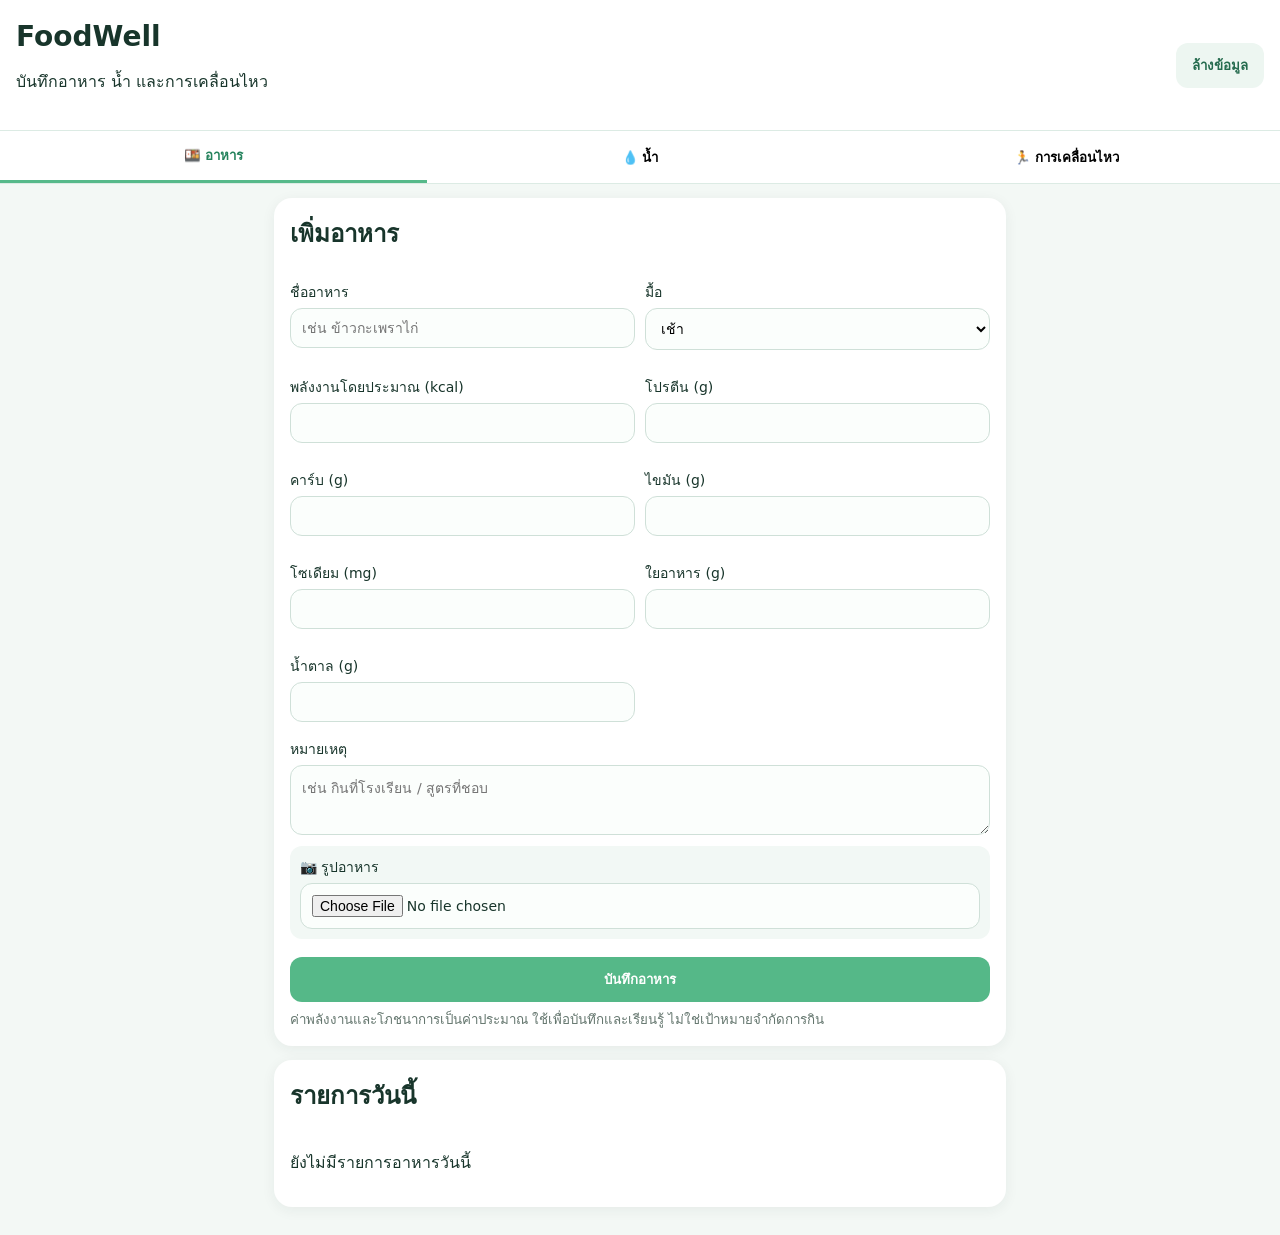
<file: index.html>
<!doctype html>
<html lang="th">
<head>
<meta charset="utf-8">
<meta name="viewport" content="width=device-width,initial-scale=1,viewport-fit=cover">
<meta name="theme-color" content="#78c7a5">
<title>FoodWell</title>
<link rel="manifest" href="manifest.json">
<link rel="stylesheet" href="style.css">
</head>
<body>
<header>
  <div>
    <h1>FoodWell</h1>
    <p>บันทึกอาหาร น้ำ และการเคลื่อนไหว</p>
  </div>
  <button id="resetBtn" class="ghost">ล้างข้อมูล</button>
</header>

<nav class="tabs">
  <button class="tab active" data-page="food">🍱 อาหาร</button>
  <button class="tab" data-page="water">💧 น้ำ</button>
  <button class="tab" data-page="exercise">🏃 การเคลื่อนไหว</button>
</nav>

<main>
<section id="food" class="page active">
  <div class="card">
    <h2>เพิ่มอาหาร</h2>
    <div class="grid">
      <label>ชื่ออาหาร<input id="foodName" placeholder="เช่น ข้าวกะเพราไก่"></label>
      <label>มื้อ<select id="meal">
        <option>เช้า</option><option>กลางวัน</option><option>เย็น</option><option>ของว่าง</option>
      </select></label>
      <label>พลังงานโดยประมาณ (kcal)<input id="kcal" type="number" min="0" inputmode="numeric"></label>
      <label>โปรตีน (g)<input id="protein" type="number" min="0" step="0.1"></label>
      <label>คาร์บ (g)<input id="carbs" type="number" min="0" step="0.1"></label>
      <label>ไขมัน (g)<input id="fat" type="number" min="0" step="0.1"></label>
      <label>โซเดียม (mg)<input id="sodium" type="number" min="0"></label>
      <label>ใยอาหาร (g)<input id="fiber" type="number" min="0" step="0.1"></label>
      <label>น้ำตาล (g)<input id="sugar" type="number" min="0" step="0.1"></label>
    </div>
    <label>หมายเหตุ<textarea id="note" placeholder="เช่น กินที่โรงเรียน / สูตรที่ชอบ"></textarea></label>
    <label class="upload">📷 รูปอาหาร <input id="photo" type="file" accept="image/*"></label>
    <button id="addFood" class="primary">บันทึกอาหาร</button>
    <small>ค่าพลังงานและโภชนาการเป็นค่าประมาณ ใช้เพื่อบันทึกและเรียนรู้ ไม่ใช่เป้าหมายจำกัดการกิน</small>
  </div>
  <div class="card">
    <h2>รายการวันนี้</h2>
    <div id="foodList" class="list"></div>
  </div>
</section>

<section id="water" class="page">
  <div class="card">
    <h2>💧 น้ำที่ดื่มวันนี้</h2>
    <div class="waterCount"><span id="waterTotal">0</span> ml</div>
    <div class="quick">
      <button data-water="250">+250 ml</button><button data-water="350">+350 ml</button><button data-water="500">+500 ml</button>
    </div>
    <button id="waterReset" class="ghost">เริ่มบันทึกวันใหม่</button>
    <p>ดื่มตามความกระหายและสภาพอากาศ/กิจกรรมของตัวเองได้เลย</p>
  </div>
</section>

<section id="exercise" class="page">
  <div class="card">
    <h2>🏃 การเคลื่อนไหว</h2>
    <div class="grid">
      <label>กิจกรรม<input id="exName" placeholder="เช่น เดิน เล่นกีฬา ยืดเหยียด"></label>
      <label>เวลา (นาที)<input id="exMin" type="number" min="0"></label>
    </div>
    <button id="addEx" class="primary">บันทึกกิจกรรม</button>
  </div>
  <div class="card">
    <h2>กิจกรรมวันนี้</h2>
    <div id="exList" class="list"></div>
  </div>
</section>
</main>
<script src="app.js"></script>
</body>
</html>
</file>
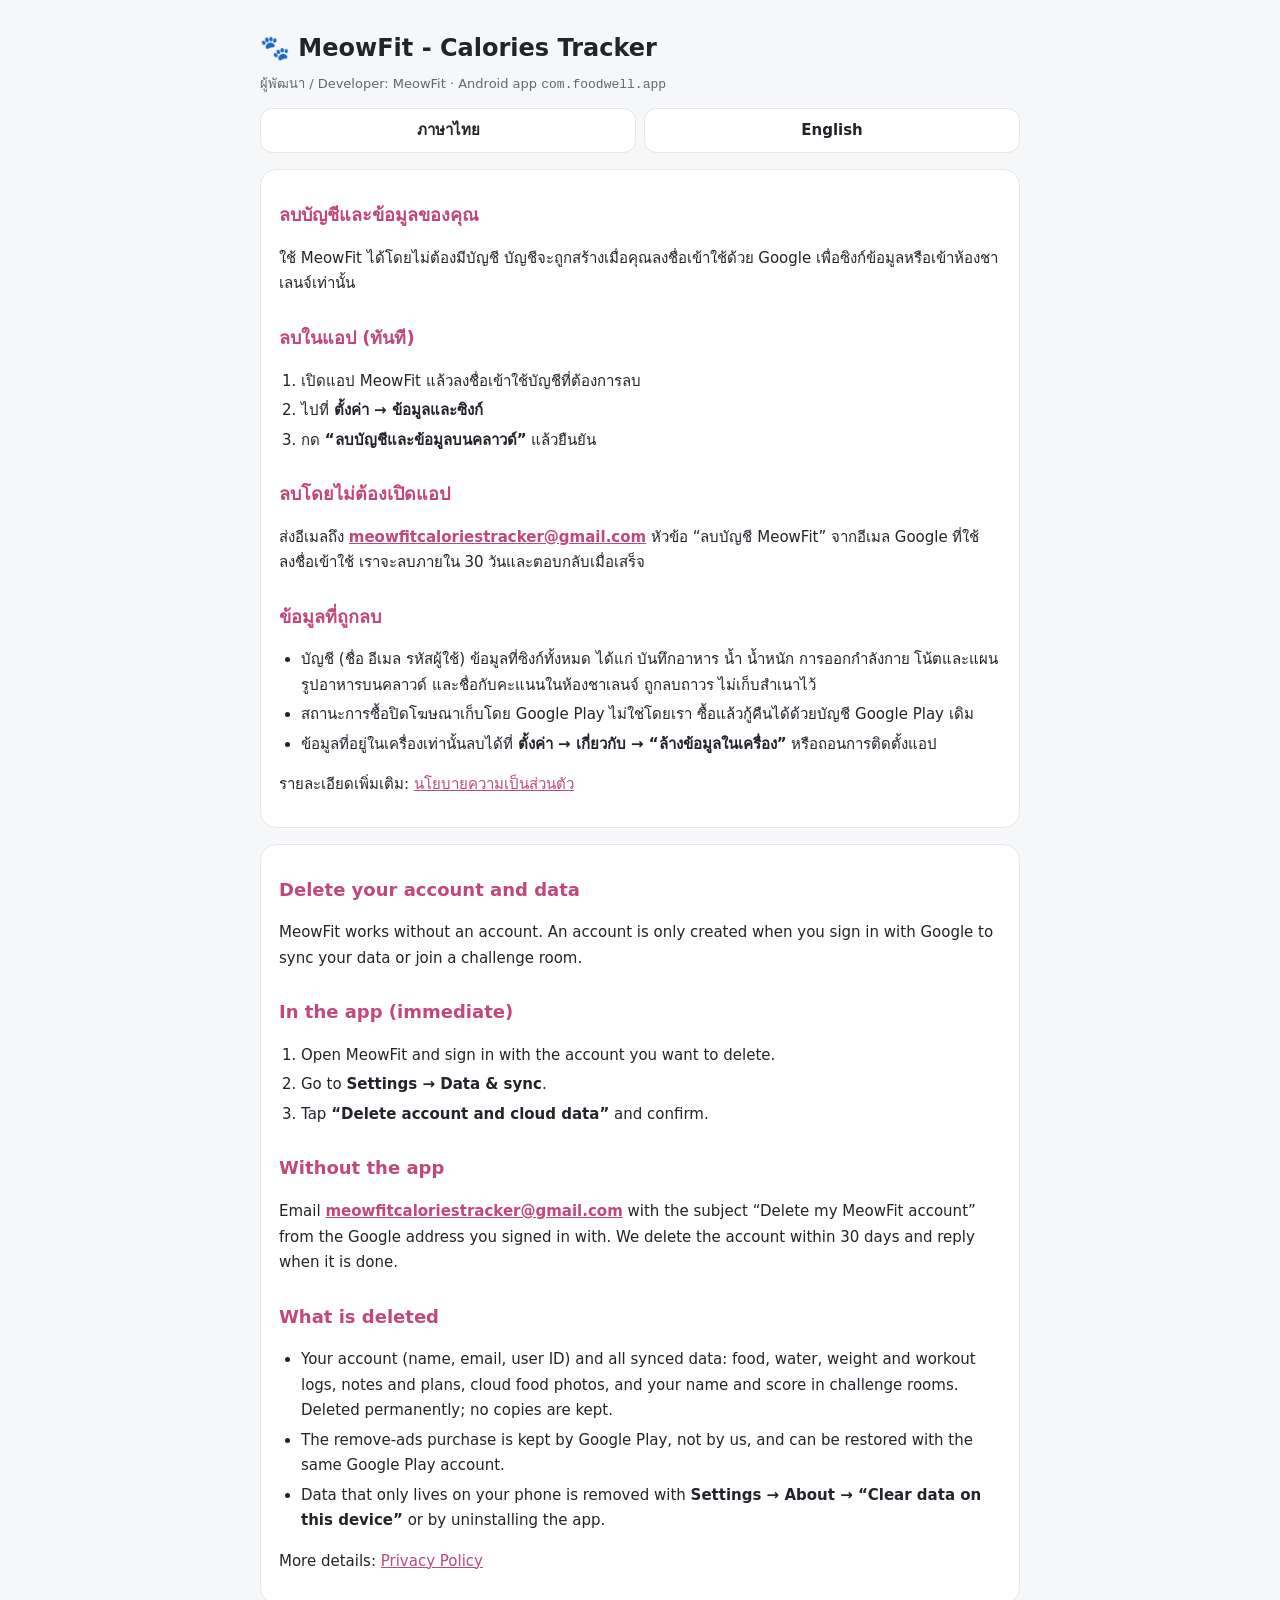
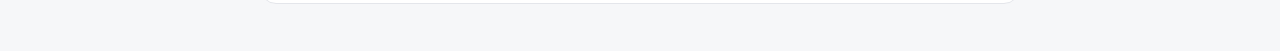
<file: docs/delete-account.html>
<!doctype html>
<html lang="th">
<head>
<meta charset="utf-8">
<meta name="viewport" content="width=device-width,initial-scale=1">
<title>MeowFit — ลบบัญชีและข้อมูล / Delete your account</title>
<style>
 :root{--bg:#f6f7f9;--card:#fff;--text:#22242a;--muted:#62666f;--line:#e4e6eb;--accent:#c2477a}
 @media (prefers-color-scheme:dark){:root{--bg:#15161a;--card:#1e2026;--text:#eceef2;--muted:#a3a7b0;--line:#30333b;--accent:#f0a3c1}}
 body{margin:0;background:var(--bg);color:var(--text);font:15px/1.7 "Noto Sans Thai",system-ui,sans-serif}
 main{max-width:760px;margin:0 auto;padding:20px 16px 48px}
 h1{font-size:24px;margin:8px 0 4px}h2{font-size:18px;margin:26px 0 6px;color:var(--accent)}
 .meta{color:var(--muted);font-size:13px}.card{background:var(--card);border:1px solid var(--line);border-radius:16px;padding:4px 18px 14px;margin-top:16px}
 nav{display:flex;gap:8px;margin-top:12px}nav a{flex:1;text-align:center;padding:9px;border-radius:12px;border:1px solid var(--line);background:var(--card);color:var(--text);text-decoration:none;font-weight:700}
 ol,ul{padding-left:22px}li{margin:4px 0}a{color:var(--accent)}
</style>
</head>
<body>
<main>
<h1>🐾 MeowFit - Calories Tracker</h1>
<div class="meta">ผู้พัฒนา / Developer: MeowFit · Android app <code>com.foodwell.app</code></div>
<nav><a href="#th">ภาษาไทย</a><a href="#en">English</a></nav>

<section class="card" id="th">
<h2>ลบบัญชีและข้อมูลของคุณ</h2>
<p>ใช้ MeowFit ได้โดยไม่ต้องมีบัญชี บัญชีจะถูกสร้างเมื่อคุณลงชื่อเข้าใช้ด้วย Google เพื่อซิงก์ข้อมูลหรือเข้าห้องชาเลนจ์เท่านั้น</p>
<h2>ลบในแอป (ทันที)</h2>
<ol>
 <li>เปิดแอป MeowFit แล้วลงชื่อเข้าใช้บัญชีที่ต้องการลบ</li>
 <li>ไปที่ <b>ตั้งค่า → ข้อมูลและซิงก์</b></li>
 <li>กด <b>“ลบบัญชีและข้อมูลบนคลาวด์”</b> แล้วยืนยัน</li>
</ol>
<h2>ลบโดยไม่ต้องเปิดแอป</h2>
<p>ส่งอีเมลถึง <b><a href="mailto:meowfitcaloriestracker@gmail.com">meowfitcaloriestracker@gmail.com</a></b> หัวข้อ “ลบบัญชี MeowFit” จากอีเมล Google ที่ใช้ลงชื่อเข้าใช้ เราจะลบภายใน 30 วันและตอบกลับเมื่อเสร็จ</p>
<h2>ข้อมูลที่ถูกลบ</h2>
<ul>
 <li>บัญชี (ชื่อ อีเมล รหัสผู้ใช้) ข้อมูลที่ซิงก์ทั้งหมด ได้แก่ บันทึกอาหาร น้ำ น้ำหนัก การออกกำลังกาย โน้ตและแผน รูปอาหารบนคลาวด์ และชื่อกับคะแนนในห้องชาเลนจ์ ถูกลบถาวร ไม่เก็บสำเนาไว้</li>
 <li>สถานะการซื้อปิดโฆษณาเก็บโดย Google Play ไม่ใช่โดยเรา ซื้อแล้วกู้คืนได้ด้วยบัญชี Google Play เดิม</li>
 <li>ข้อมูลที่อยู่ในเครื่องเท่านั้นลบได้ที่ <b>ตั้งค่า → เกี่ยวกับ → “ล้างข้อมูลในเครื่อง”</b> หรือถอนการติดตั้งแอป</li>
</ul>
<p>รายละเอียดเพิ่มเติม: <a href="privacy-policy.html">นโยบายความเป็นส่วนตัว</a></p>
</section>

<section class="card" id="en">
<h2>Delete your account and data</h2>
<p>MeowFit works without an account. An account is only created when you sign in with Google to sync your data or join a challenge room.</p>
<h2>In the app (immediate)</h2>
<ol>
 <li>Open MeowFit and sign in with the account you want to delete.</li>
 <li>Go to <b>Settings → Data &amp; sync</b>.</li>
 <li>Tap <b>“Delete account and cloud data”</b> and confirm.</li>
</ol>
<h2>Without the app</h2>
<p>Email <b><a href="mailto:meowfitcaloriestracker@gmail.com">meowfitcaloriestracker@gmail.com</a></b> with the subject “Delete my MeowFit account” from the Google address you signed in with. We delete the account within 30 days and reply when it is done.</p>
<h2>What is deleted</h2>
<ul>
 <li>Your account (name, email, user ID) and all synced data: food, water, weight and workout logs, notes and plans, cloud food photos, and your name and score in challenge rooms. Deleted permanently; no copies are kept.</li>
 <li>The remove-ads purchase is kept by Google Play, not by us, and can be restored with the same Google Play account.</li>
 <li>Data that only lives on your phone is removed with <b>Settings → About → “Clear data on this device”</b> or by uninstalling the app.</li>
</ul>
<p>More details: <a href="privacy-policy.html#en">Privacy Policy</a></p>
</section>
</main>
</body>
</html>
</file>
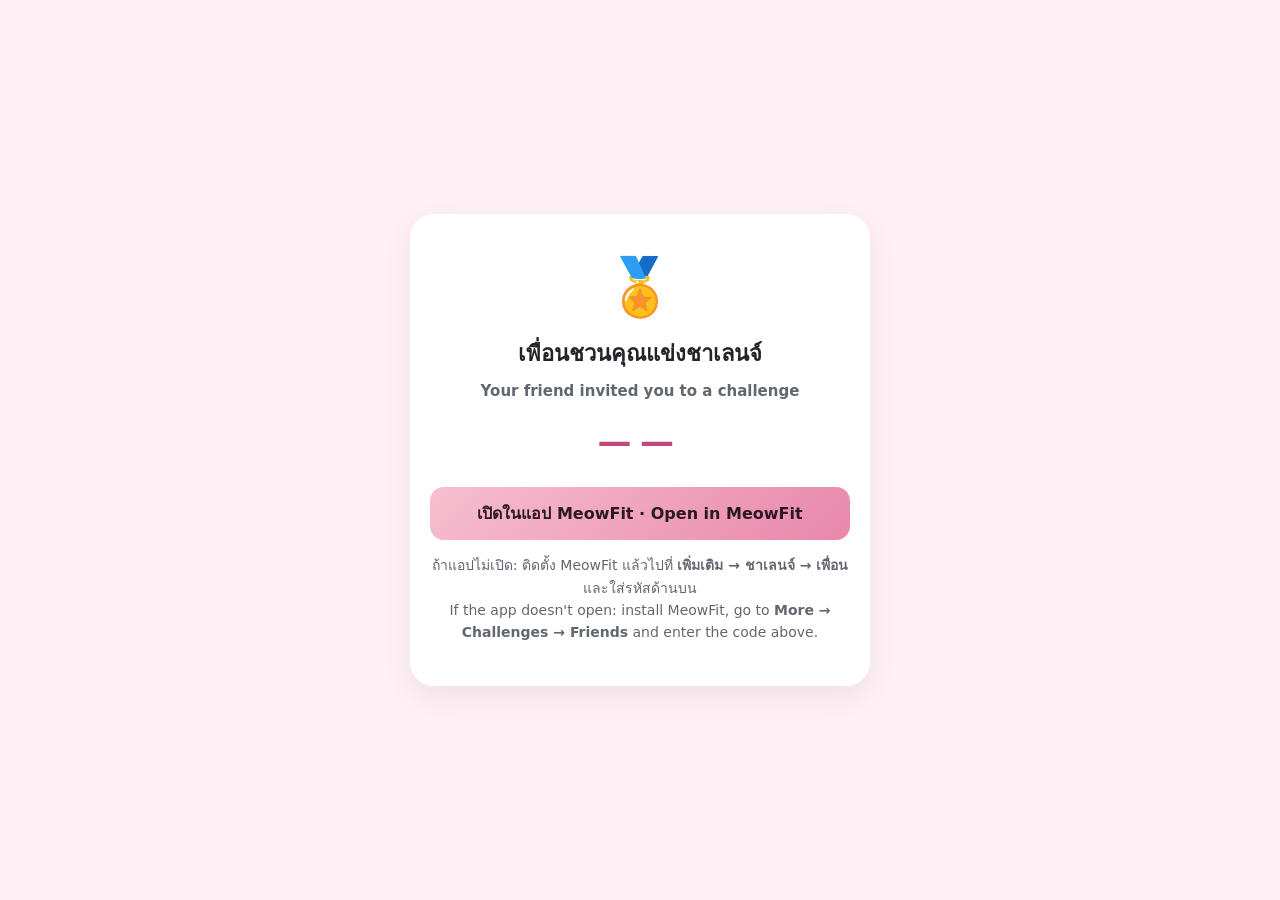
<file: docs/join.html>
<!doctype html>
<html lang="th">
<head>
<meta charset="utf-8">
<meta name="viewport" content="width=device-width,initial-scale=1">
<title>MeowFit — เข้าร่วมชาเลนจ์</title>
<style>
 :root{--bg:#fff0f5;--card:#fff;--text:#22242a;--muted:#62666f;--accent:#c2477a}
 @media (prefers-color-scheme:dark){:root{--bg:#17151a;--card:#221f26;--text:#eceef2;--muted:#a3a7b0;--accent:#f0a3c1}}
 body{margin:0;min-height:100vh;display:flex;align-items:center;justify-content:center;background:var(--bg);color:var(--text);font:16px/1.6 "Noto Sans Thai",system-ui,sans-serif}
 main{width:100%;max-width:420px;margin:16px;padding:28px 20px;border-radius:24px;background:var(--card);text-align:center;box-shadow:0 10px 30px #0001}
 .big{font-size:56px}.code{font-size:34px;font-weight:900;letter-spacing:.25em;margin:8px 0 18px;color:var(--accent)}
 a.btn{display:block;padding:14px;border-radius:14px;background:linear-gradient(135deg,#f7bfd0,#e887aa);color:#2b1820;font-weight:800;text-decoration:none}
 p{color:var(--muted);font-size:14px}
</style>
</head>
<body>
<main>
 <div class="big">🏅</div>
 <h1 style="margin:4px 0;font-size:22px">เพื่อนชวนคุณแข่งชาเลนจ์<br><small style="font-weight:600;font-size:15px;color:var(--muted)">Your friend invited you to a challenge</small></h1>
 <div class="code" id="code">——</div>
 <a class="btn" id="open" href="#">เปิดในแอป MeowFit · Open in MeowFit</a>
 <p>ถ้าแอปไม่เปิด: ติดตั้ง MeowFit แล้วไปที่ <b>เพิ่มเติม → ชาเลนจ์ → เพื่อน</b> และใส่รหัสด้านบน<br>
 If the app doesn't open: install MeowFit, go to <b>More → Challenges → Friends</b> and enter the code above.</p>
</main>
<script>
 const c=(new URLSearchParams(location.search).get('c')||'').toUpperCase().replace(/[^A-Z0-9]/g,'').slice(0,8);
 document.getElementById('code').textContent=c||'——';
 const deep='foodwell://join?c='+c;
 const a=document.getElementById('open');
 a.href=/android/i.test(navigator.userAgent)?'intent://join?c='+c+'#Intent;scheme=foodwell;package=com.foodwell.app;end':deep;
 if(c&&/android/i.test(navigator.userAgent))setTimeout(()=>{location.href=a.href},300);
</script>
</body>
</html>
</file>
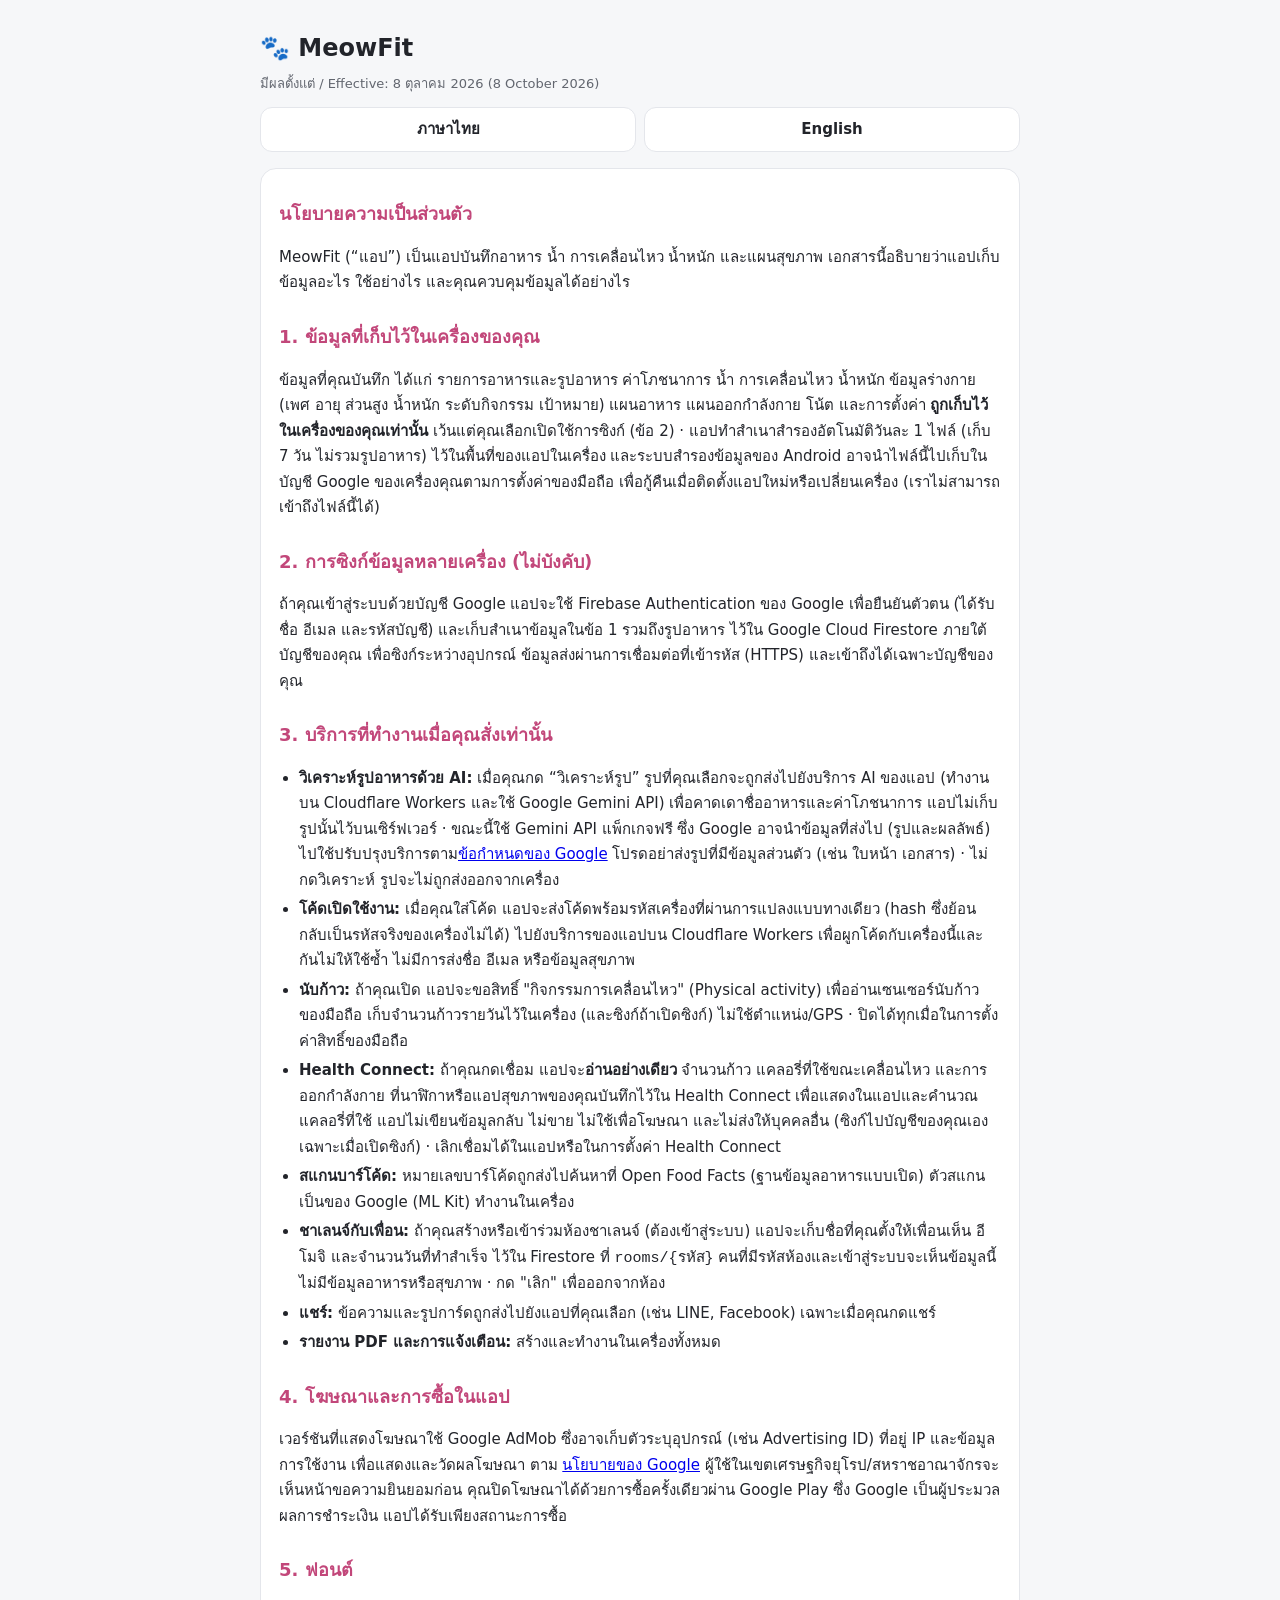
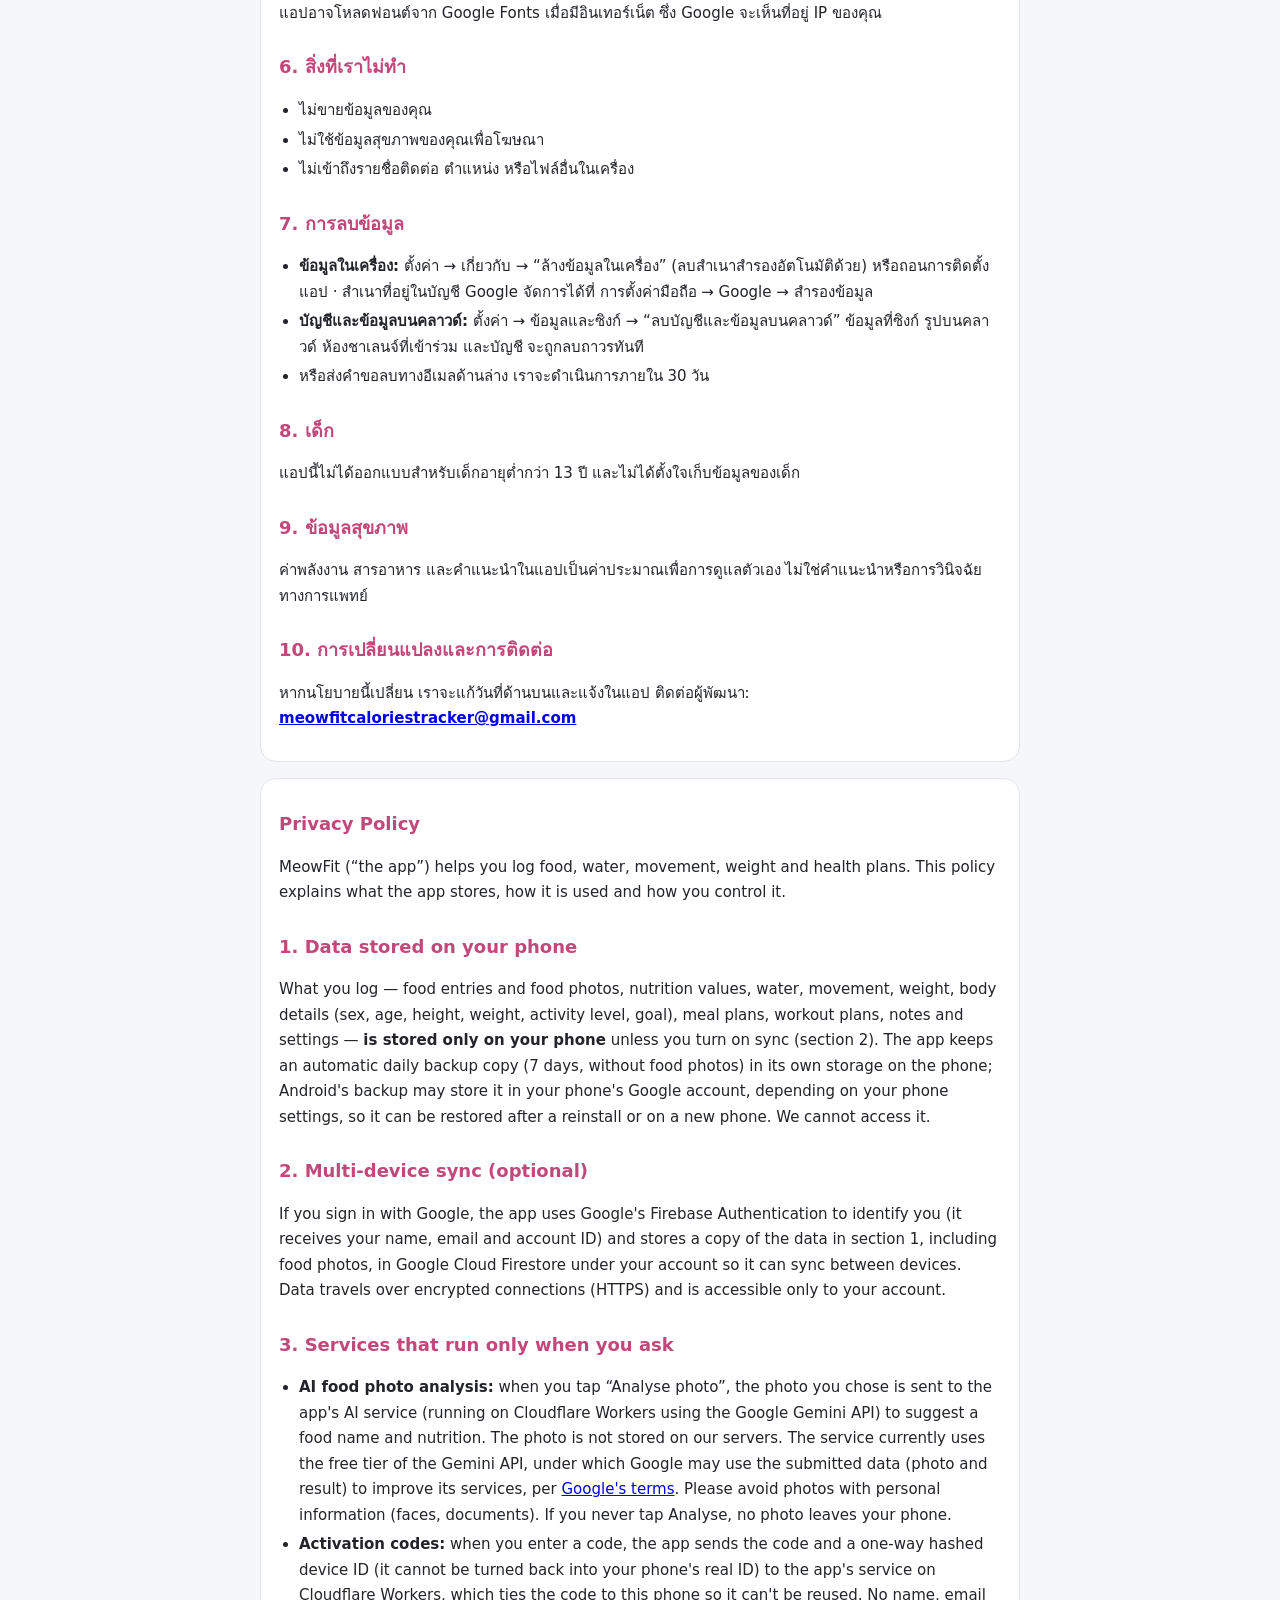
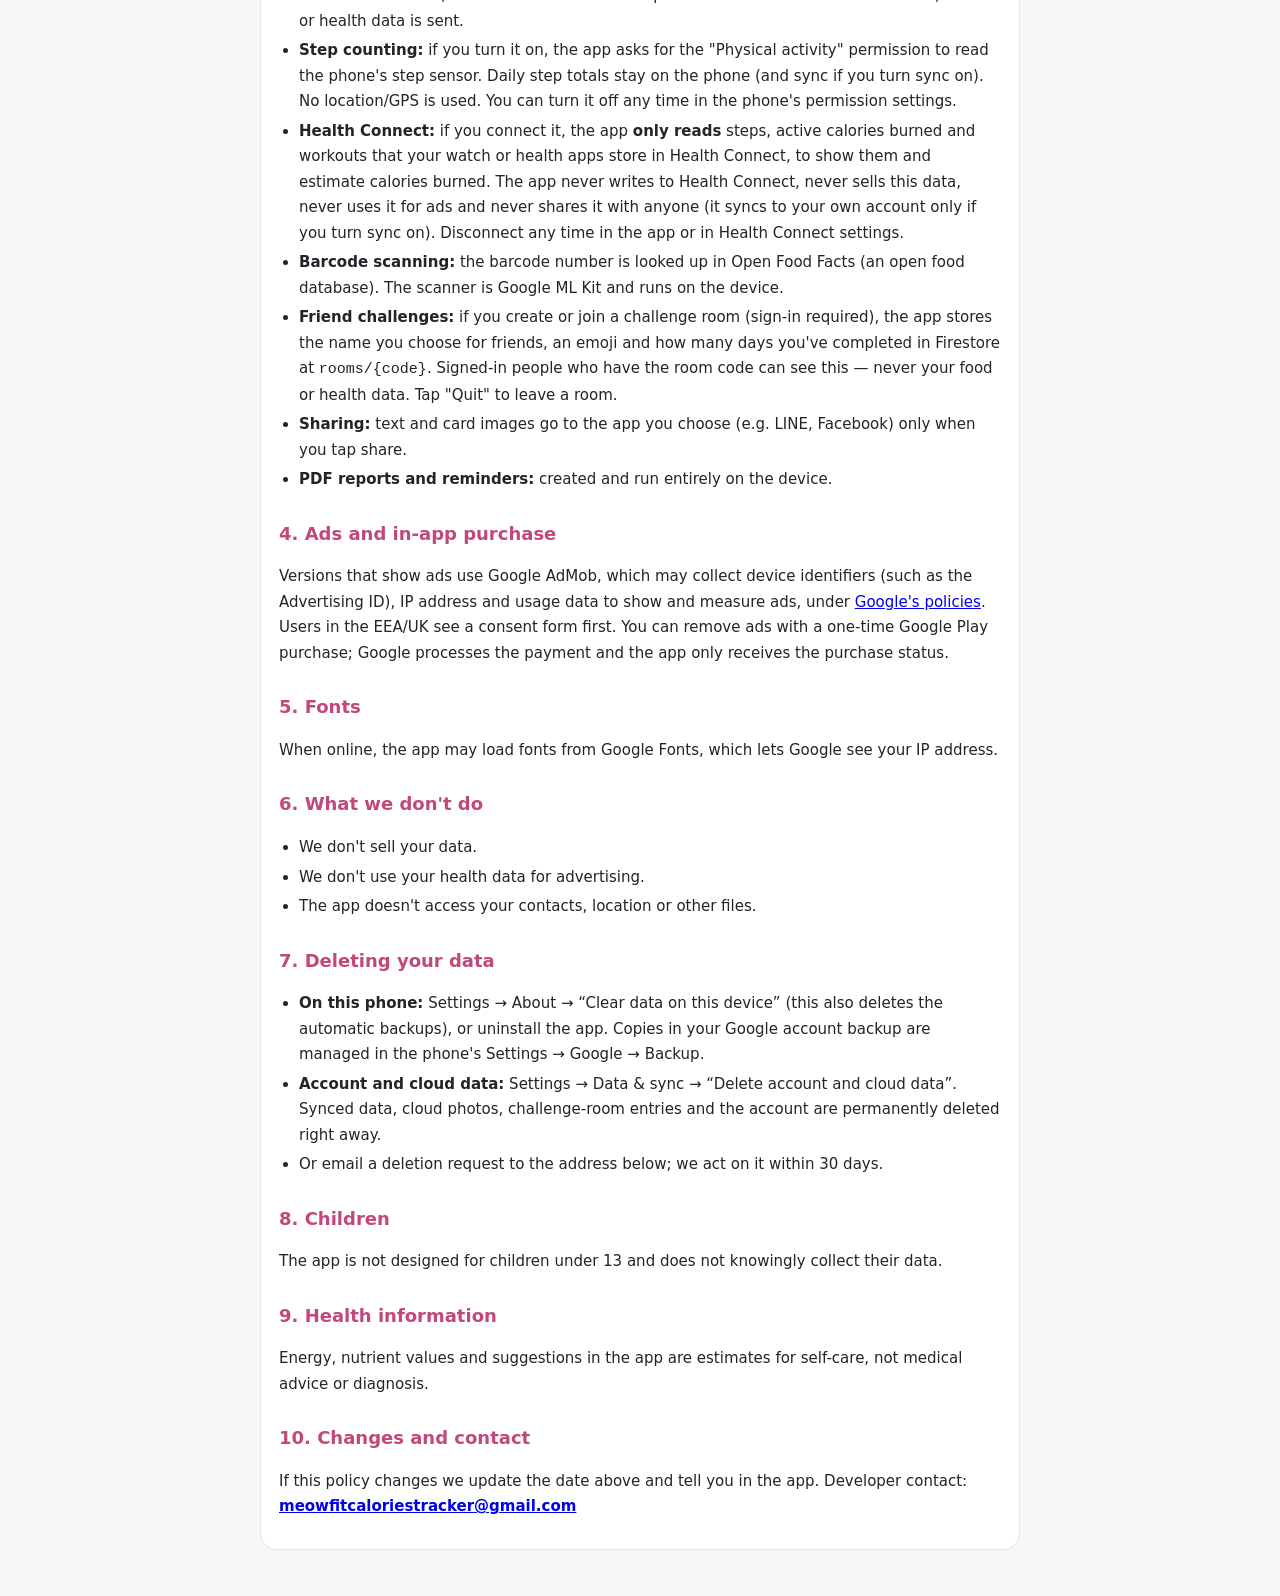
<file: docs/privacy-policy.html>
<!doctype html>
<html lang="th">
<head>
<meta charset="utf-8">
<meta name="viewport" content="width=device-width,initial-scale=1">
<title>MeowFit — นโยบายความเป็นส่วนตัว / Privacy Policy</title>
<style>
 :root{--bg:#f6f7f9;--card:#fff;--text:#22242a;--muted:#62666f;--line:#e4e6eb;--accent:#c2477a}
 @media (prefers-color-scheme:dark){:root{--bg:#15161a;--card:#1e2026;--text:#eceef2;--muted:#a3a7b0;--line:#30333b;--accent:#f0a3c1}}
 body{margin:0;background:var(--bg);color:var(--text);font:15px/1.7 "Noto Sans Thai",system-ui,sans-serif}
 main{max-width:760px;margin:0 auto;padding:20px 16px 48px}
 h1{font-size:24px;margin:8px 0 4px}h2{font-size:18px;margin:26px 0 6px;color:var(--accent)}
 .meta{color:var(--muted);font-size:13px}.card{background:var(--card);border:1px solid var(--line);border-radius:16px;padding:4px 18px 14px;margin-top:16px}
 nav{display:flex;gap:8px;margin-top:12px}nav a{flex:1;text-align:center;padding:9px;border-radius:12px;border:1px solid var(--line);background:var(--card);color:var(--text);text-decoration:none;font-weight:700}
 ul{padding-left:20px}li{margin:4px 0}table{width:100%;border-collapse:collapse;font-size:14px}td,th{border-top:1px solid var(--line);padding:8px 6px;text-align:left;vertical-align:top}th{color:var(--muted);font-weight:600}
</style>
</head>
<body>
<main>
<h1>🐾 MeowFit</h1>
<div class="meta">มีผลตั้งแต่ / Effective: 8 ตุลาคม 2026 (8 October 2026)</div>
<nav><a href="#th">ภาษาไทย</a><a href="#en">English</a></nav>

<section class="card" id="th">
<h2>นโยบายความเป็นส่วนตัว</h2>
<p>MeowFit (“แอป”) เป็นแอปบันทึกอาหาร น้ำ การเคลื่อนไหว น้ำหนัก และแผนสุขภาพ เอกสารนี้อธิบายว่าแอปเก็บข้อมูลอะไร ใช้อย่างไร และคุณควบคุมข้อมูลได้อย่างไร</p>

<h2>1. ข้อมูลที่เก็บไว้ในเครื่องของคุณ</h2>
<p>ข้อมูลที่คุณบันทึก ได้แก่ รายการอาหารและรูปอาหาร ค่าโภชนาการ น้ำ การเคลื่อนไหว น้ำหนัก ข้อมูลร่างกาย (เพศ อายุ ส่วนสูง น้ำหนัก ระดับกิจกรรม เป้าหมาย) แผนอาหาร แผนออกกำลังกาย โน้ต และการตั้งค่า <b>ถูกเก็บไว้ในเครื่องของคุณเท่านั้น</b> เว้นแต่คุณเลือกเปิดใช้การซิงก์ (ข้อ 2) · แอปทำสำเนาสำรองอัตโนมัติวันละ 1 ไฟล์ (เก็บ 7 วัน ไม่รวมรูปอาหาร) ไว้ในพื้นที่ของแอปในเครื่อง และระบบสำรองข้อมูลของ Android อาจนำไฟล์นี้ไปเก็บในบัญชี Google ของเครื่องคุณตามการตั้งค่าของมือถือ เพื่อกู้คืนเมื่อติดตั้งแอปใหม่หรือเปลี่ยนเครื่อง (เราไม่สามารถเข้าถึงไฟล์นี้ได้)</p>

<h2>2. การซิงก์ข้อมูลหลายเครื่อง (ไม่บังคับ)</h2>
<p>ถ้าคุณเข้าสู่ระบบด้วยบัญชี Google แอปจะใช้ Firebase Authentication ของ Google เพื่อยืนยันตัวตน (ได้รับชื่อ อีเมล และรหัสบัญชี) และเก็บสำเนาข้อมูลในข้อ 1 รวมถึงรูปอาหาร ไว้ใน Google Cloud Firestore ภายใต้บัญชีของคุณ เพื่อซิงก์ระหว่างอุปกรณ์ ข้อมูลส่งผ่านการเชื่อมต่อที่เข้ารหัส (HTTPS) และเข้าถึงได้เฉพาะบัญชีของคุณ</p>

<h2>3. บริการที่ทำงานเมื่อคุณสั่งเท่านั้น</h2>
<ul>
 <li><b>วิเคราะห์รูปอาหารด้วย AI:</b> เมื่อคุณกด “วิเคราะห์รูป” รูปที่คุณเลือกจะถูกส่งไปยังบริการ AI ของแอป (ทำงานบน Cloudflare Workers และใช้ Google Gemini API) เพื่อคาดเดาชื่ออาหารและค่าโภชนาการ แอปไม่เก็บรูปนั้นไว้บนเซิร์ฟเวอร์ · ขณะนี้ใช้ Gemini API แพ็กเกจฟรี ซึ่ง Google อาจนำข้อมูลที่ส่งไป (รูปและผลลัพธ์) ไปใช้ปรับปรุงบริการตาม<a href="https://ai.google.dev/gemini-api/terms">ข้อกำหนดของ Google</a> โปรดอย่าส่งรูปที่มีข้อมูลส่วนตัว (เช่น ใบหน้า เอกสาร) · ไม่กดวิเคราะห์ รูปจะไม่ถูกส่งออกจากเครื่อง</li>
 <li><b>โค้ดเปิดใช้งาน:</b> เมื่อคุณใส่โค้ด แอปจะส่งโค้ดพร้อมรหัสเครื่องที่ผ่านการแปลงแบบทางเดียว (hash ซึ่งย้อนกลับเป็นรหัสจริงของเครื่องไม่ได้) ไปยังบริการของแอปบน Cloudflare Workers เพื่อผูกโค้ดกับเครื่องนี้และกันไม่ให้ใช้ซ้ำ ไม่มีการส่งชื่อ อีเมล หรือข้อมูลสุขภาพ</li>
 <li><b>นับก้าว:</b> ถ้าคุณเปิด แอปจะขอสิทธิ์ "กิจกรรมการเคลื่อนไหว" (Physical activity) เพื่ออ่านเซนเซอร์นับก้าวของมือถือ เก็บจำนวนก้าวรายวันไว้ในเครื่อง (และซิงก์ถ้าเปิดซิงก์) ไม่ใช้ตำแหน่ง/GPS · ปิดได้ทุกเมื่อในการตั้งค่าสิทธิ์ของมือถือ</li>
 <li><b>Health Connect:</b> ถ้าคุณกดเชื่อม แอปจะ<b>อ่านอย่างเดียว</b> จำนวนก้าว แคลอรี่ที่ใช้ขณะเคลื่อนไหว และการออกกำลังกาย ที่นาฬิกาหรือแอปสุขภาพของคุณบันทึกไว้ใน Health Connect เพื่อแสดงในแอปและคำนวณแคลอรี่ที่ใช้ แอปไม่เขียนข้อมูลกลับ ไม่ขาย ไม่ใช้เพื่อโฆษณา และไม่ส่งให้บุคคลอื่น (ซิงก์ไปบัญชีของคุณเองเฉพาะเมื่อเปิดซิงก์) · เลิกเชื่อมได้ในแอปหรือในการตั้งค่า Health Connect</li>
 <li><b>สแกนบาร์โค้ด:</b> หมายเลขบาร์โค้ดถูกส่งไปค้นหาที่ Open Food Facts (ฐานข้อมูลอาหารแบบเปิด) ตัวสแกนเป็นของ Google (ML Kit) ทำงานในเครื่อง</li>
 <li><b>ชาเลนจ์กับเพื่อน:</b> ถ้าคุณสร้างหรือเข้าร่วมห้องชาเลนจ์ (ต้องเข้าสู่ระบบ) แอปจะเก็บชื่อที่คุณตั้งให้เพื่อนเห็น อีโมจิ และจำนวนวันที่ทำสำเร็จ ไว้ใน Firestore ที่ <code>rooms/{รหัส}</code> คนที่มีรหัสห้องและเข้าสู่ระบบจะเห็นข้อมูลนี้ ไม่มีข้อมูลอาหารหรือสุขภาพ · กด "เลิก" เพื่อออกจากห้อง</li>
 <li><b>แชร์:</b> ข้อความและรูปการ์ดถูกส่งไปยังแอปที่คุณเลือก (เช่น LINE, Facebook) เฉพาะเมื่อคุณกดแชร์</li>
 <li><b>รายงาน PDF และการแจ้งเตือน:</b> สร้างและทำงานในเครื่องทั้งหมด</li>
</ul>

<h2>4. โฆษณาและการซื้อในแอป</h2>
<p>เวอร์ชันที่แสดงโฆษณาใช้ Google AdMob ซึ่งอาจเก็บตัวระบุอุปกรณ์ (เช่น Advertising ID) ที่อยู่ IP และข้อมูลการใช้งาน เพื่อแสดงและวัดผลโฆษณา ตาม <a href="https://policies.google.com/technologies/ads">นโยบายของ Google</a> ผู้ใช้ในเขตเศรษฐกิจยุโรป/สหราชอาณาจักรจะเห็นหน้าขอความยินยอมก่อน คุณปิดโฆษณาได้ด้วยการซื้อครั้งเดียวผ่าน Google Play ซึ่ง Google เป็นผู้ประมวลผลการชำระเงิน แอปได้รับเพียงสถานะการซื้อ</p>

<h2>5. ฟอนต์</h2>
<p>แอปอาจโหลดฟอนต์จาก Google Fonts เมื่อมีอินเทอร์เน็ต ซึ่ง Google จะเห็นที่อยู่ IP ของคุณ</p>

<h2>6. สิ่งที่เราไม่ทำ</h2>
<ul><li>ไม่ขายข้อมูลของคุณ</li><li>ไม่ใช้ข้อมูลสุขภาพของคุณเพื่อโฆษณา</li><li>ไม่เข้าถึงรายชื่อติดต่อ ตำแหน่ง หรือไฟล์อื่นในเครื่อง</li></ul>

<h2>7. การลบข้อมูล</h2>
<ul>
 <li><b>ข้อมูลในเครื่อง:</b> ตั้งค่า → เกี่ยวกับ → “ล้างข้อมูลในเครื่อง” (ลบสำเนาสำรองอัตโนมัติด้วย) หรือถอนการติดตั้งแอป · สำเนาที่อยู่ในบัญชี Google จัดการได้ที่ การตั้งค่ามือถือ → Google → สำรองข้อมูล</li>
 <li><b>บัญชีและข้อมูลบนคลาวด์:</b> ตั้งค่า → ข้อมูลและซิงก์ → “ลบบัญชีและข้อมูลบนคลาวด์” ข้อมูลที่ซิงก์ รูปบนคลาวด์ ห้องชาเลนจ์ที่เข้าร่วม และบัญชี จะถูกลบถาวรทันที</li>
 <li>หรือส่งคำขอลบทางอีเมลด้านล่าง เราจะดำเนินการภายใน 30 วัน</li>
</ul>

<h2>8. เด็ก</h2>
<p>แอปนี้ไม่ได้ออกแบบสำหรับเด็กอายุต่ำกว่า 13 ปี และไม่ได้ตั้งใจเก็บข้อมูลของเด็ก</p>

<h2>9. ข้อมูลสุขภาพ</h2>
<p>ค่าพลังงาน สารอาหาร และคำแนะนำในแอปเป็นค่าประมาณเพื่อการดูแลตัวเอง ไม่ใช่คำแนะนำหรือการวินิจฉัยทางการแพทย์</p>

<h2>10. การเปลี่ยนแปลงและการติดต่อ</h2>
<p>หากนโยบายนี้เปลี่ยน เราจะแก้วันที่ด้านบนและแจ้งในแอป ติดต่อผู้พัฒนา: <b><a href="mailto:meowfitcaloriestracker@gmail.com">meowfitcaloriestracker@gmail.com</a></b></p>
</section>

<section class="card" id="en">
<h2>Privacy Policy</h2>
<p>MeowFit (“the app”) helps you log food, water, movement, weight and health plans. This policy explains what the app stores, how it is used and how you control it.</p>

<h2>1. Data stored on your phone</h2>
<p>What you log — food entries and food photos, nutrition values, water, movement, weight, body details (sex, age, height, weight, activity level, goal), meal plans, workout plans, notes and settings — <b>is stored only on your phone</b> unless you turn on sync (section 2). The app keeps an automatic daily backup copy (7 days, without food photos) in its own storage on the phone; Android's backup may store it in your phone's Google account, depending on your phone settings, so it can be restored after a reinstall or on a new phone. We cannot access it.</p>

<h2>2. Multi-device sync (optional)</h2>
<p>If you sign in with Google, the app uses Google's Firebase Authentication to identify you (it receives your name, email and account ID) and stores a copy of the data in section 1, including food photos, in Google Cloud Firestore under your account so it can sync between devices. Data travels over encrypted connections (HTTPS) and is accessible only to your account.</p>

<h2>3. Services that run only when you ask</h2>
<ul>
 <li><b>AI food photo analysis:</b> when you tap “Analyse photo”, the photo you chose is sent to the app's AI service (running on Cloudflare Workers using the Google Gemini API) to suggest a food name and nutrition. The photo is not stored on our servers. The service currently uses the free tier of the Gemini API, under which Google may use the submitted data (photo and result) to improve its services, per <a href="https://ai.google.dev/gemini-api/terms">Google's terms</a>. Please avoid photos with personal information (faces, documents). If you never tap Analyse, no photo leaves your phone.</li>
 <li><b>Activation codes:</b> when you enter a code, the app sends the code and a one-way hashed device ID (it cannot be turned back into your phone's real ID) to the app's service on Cloudflare Workers, which ties the code to this phone so it can't be reused. No name, email or health data is sent.</li>
 <li><b>Step counting:</b> if you turn it on, the app asks for the "Physical activity" permission to read the phone's step sensor. Daily step totals stay on the phone (and sync if you turn sync on). No location/GPS is used. You can turn it off any time in the phone's permission settings.</li>
 <li><b>Health Connect:</b> if you connect it, the app <b>only reads</b> steps, active calories burned and workouts that your watch or health apps store in Health Connect, to show them and estimate calories burned. The app never writes to Health Connect, never sells this data, never uses it for ads and never shares it with anyone (it syncs to your own account only if you turn sync on). Disconnect any time in the app or in Health Connect settings.</li>
 <li><b>Barcode scanning:</b> the barcode number is looked up in Open Food Facts (an open food database). The scanner is Google ML Kit and runs on the device.</li>
 <li><b>Friend challenges:</b> if you create or join a challenge room (sign-in required), the app stores the name you choose for friends, an emoji and how many days you've completed in Firestore at <code>rooms/{code}</code>. Signed-in people who have the room code can see this — never your food or health data. Tap "Quit" to leave a room.</li>
 <li><b>Sharing:</b> text and card images go to the app you choose (e.g. LINE, Facebook) only when you tap share.</li>
 <li><b>PDF reports and reminders:</b> created and run entirely on the device.</li>
</ul>

<h2>4. Ads and in-app purchase</h2>
<p>Versions that show ads use Google AdMob, which may collect device identifiers (such as the Advertising ID), IP address and usage data to show and measure ads, under <a href="https://policies.google.com/technologies/ads">Google's policies</a>. Users in the EEA/UK see a consent form first. You can remove ads with a one-time Google Play purchase; Google processes the payment and the app only receives the purchase status.</p>

<h2>5. Fonts</h2>
<p>When online, the app may load fonts from Google Fonts, which lets Google see your IP address.</p>

<h2>6. What we don't do</h2>
<ul><li>We don't sell your data.</li><li>We don't use your health data for advertising.</li><li>The app doesn't access your contacts, location or other files.</li></ul>

<h2>7. Deleting your data</h2>
<ul>
 <li><b>On this phone:</b> Settings → About → “Clear data on this device” (this also deletes the automatic backups), or uninstall the app. Copies in your Google account backup are managed in the phone's Settings → Google → Backup.</li>
 <li><b>Account and cloud data:</b> Settings → Data &amp; sync → “Delete account and cloud data”. Synced data, cloud photos, challenge-room entries and the account are permanently deleted right away.</li>
 <li>Or email a deletion request to the address below; we act on it within 30 days.</li>
</ul>

<h2>8. Children</h2>
<p>The app is not designed for children under 13 and does not knowingly collect their data.</p>

<h2>9. Health information</h2>
<p>Energy, nutrient values and suggestions in the app are estimates for self-care, not medical advice or diagnosis.</p>

<h2>10. Changes and contact</h2>
<p>If this policy changes we update the date above and tell you in the app. Developer contact: <b><a href="mailto:meowfitcaloriestracker@gmail.com">meowfitcaloriestracker@gmail.com</a></b></p>
</section>
</main>
</body>
</html>
</file>
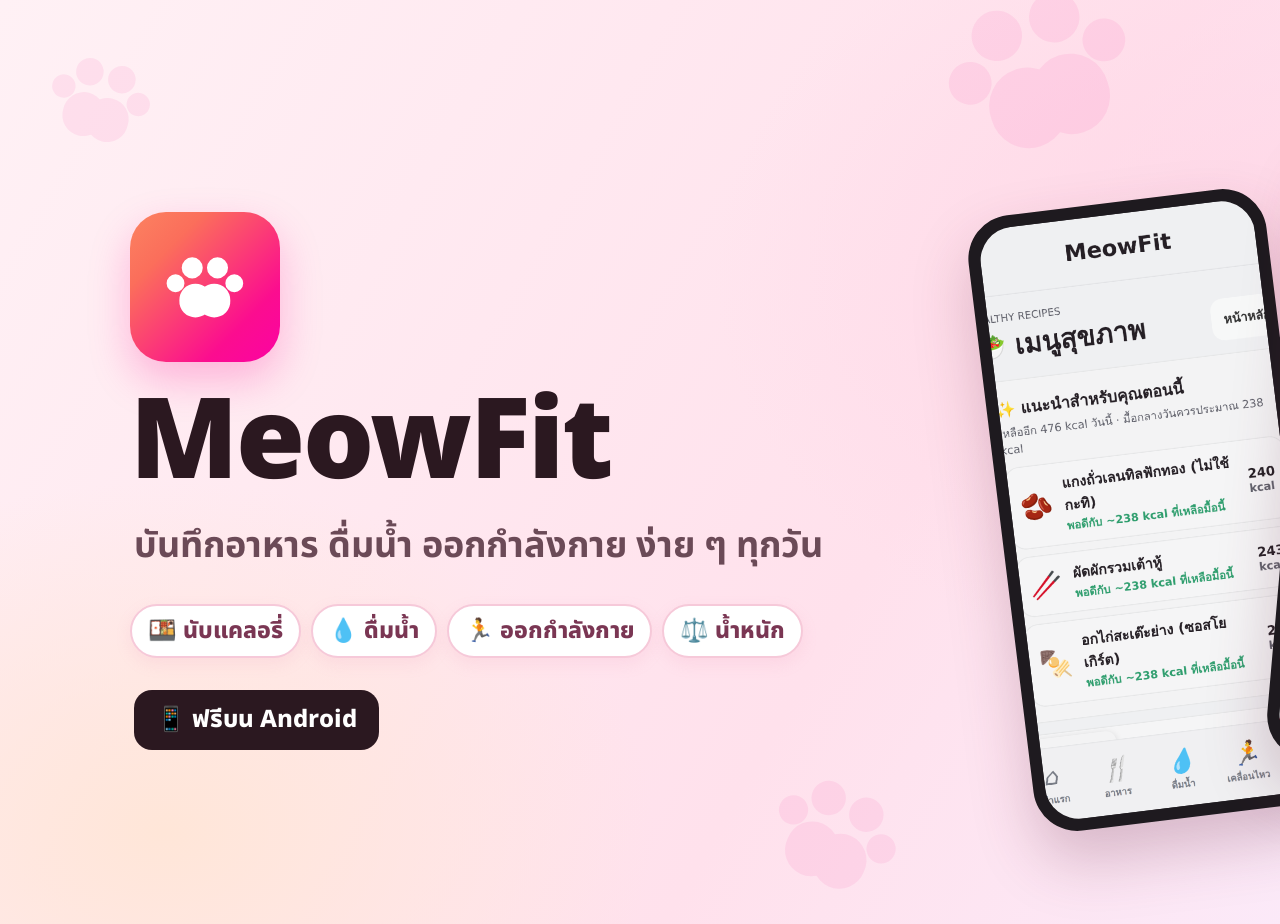
<file: art/social/facebook-cover.html>
<!doctype html><meta charset="utf-8">
<link href="https://fonts.googleapis.com/css2?family=Noto+Sans+Thai:wght@400;700;800;900&display=swap" rel="stylesheet">
<style>
*{box-sizing:border-box}body{margin:0}
#c{position:relative;width:1640px;height:924px;overflow:hidden;font-family:'Noto Sans Thai',sans-serif;color:#2B1820;
 background:radial-gradient(900px 600px at 82% 30%,#FFD6E6 0%,transparent 70%),radial-gradient(700px 500px at 10% 90%,#FFE6D8 0%,transparent 70%),linear-gradient(120deg,#FFF1F5,#FFE1EC 55%,#F9EEFF)}
.paw{position:absolute;opacity:.07}
.ic{position:absolute;left:130px;top:212px;width:150px;height:150px;border-radius:36px;background:linear-gradient(135deg,#FC8361,#FB6E5B 25%,#FB0D8F 75%,#FB03A3);box-shadow:0 18px 40px #fb0d8f40;display:grid;place-items:center}
h1{position:absolute;left:130px;top:388px;margin:0;font-size:112px;font-weight:900;letter-spacing:-2px;line-height:1}
.tag{position:absolute;left:134px;top:522px;font-size:36px;font-weight:700;color:#6B4A57;white-space:nowrap;line-height:1.35}
.chips{position:absolute;left:130px;top:604px;display:flex;gap:10px;flex-wrap:nowrap}
.chips span{background:#fff;border:2px solid #F6C9D9;border-radius:999px;padding:8px 16px;font-size:23px;white-space:nowrap;font-weight:800;color:#7A3653;box-shadow:0 6px 16px #e887aa22}
.ph{position:absolute;width:300px;height:620px;border-radius:44px;background:#1E1A1F;padding:12px;box-shadow:0 30px 60px #6b2a4840}
.ph img{width:100%;height:100%;object-fit:cover;object-position:top;border-radius:34px;display:block}
.badge{position:absolute;left:134px;top:690px;z-index:5;background:#2B1820;color:#fff;border-radius:18px;padding:12px 22px;font-size:24px;font-weight:800}
</style>
<div id="c">
 <svg class="paw" style="left:930px;top:-40px;width:220px;transform:rotate(-18deg)" viewBox="0 0 24 24"><path fill="#FB0D8F" d="M1.98,11.03a2.33,2.33 0,1 0,4.66,0a2.33,2.33 0,1 0,-4.66,0ZM5.92,7.00a2.75,2.75 0,1 0,5.50,0a2.75,2.75 0,1 0,-5.50,0ZM12.51,7.00a2.75,2.75 0,1 0,5.50,0a2.75,2.75 0,1 0,-5.50,0ZM17.31,11.03a2.33,2.33 0,1 0,4.66,0a2.33,2.33 0,1 0,-4.66,0ZM5.31,15.53a4.20,4.20 0,1 0,8.39,0a4.20,4.20 0,1 0,-8.39,0ZM10.21,15.53a4.20,4.20 0,1 0,8.39,0a4.20,4.20 0,1 0,-8.39,0Z"/></svg>
 <svg class="paw" style="left:40px;top:40px;width:120px;transform:rotate(14deg)" viewBox="0 0 24 24"><path fill="#FB0D8F" d="M1.98,11.03a2.33,2.33 0,1 0,4.66,0a2.33,2.33 0,1 0,-4.66,0ZM5.92,7.00a2.75,2.75 0,1 0,5.50,0a2.75,2.75 0,1 0,-5.50,0ZM12.51,7.00a2.75,2.75 0,1 0,5.50,0a2.75,2.75 0,1 0,-5.50,0ZM17.31,11.03a2.33,2.33 0,1 0,4.66,0a2.33,2.33 0,1 0,-4.66,0ZM5.31,15.53a4.20,4.20 0,1 0,8.39,0a4.20,4.20 0,1 0,-8.39,0ZM10.21,15.53a4.20,4.20 0,1 0,8.39,0a4.20,4.20 0,1 0,-8.39,0Z"/></svg>
 <svg class="paw" style="left:760px;top:760px;width:150px;transform:rotate(24deg)" viewBox="0 0 24 24"><path fill="#FB0D8F" d="M1.98,11.03a2.33,2.33 0,1 0,4.66,0a2.33,2.33 0,1 0,-4.66,0ZM5.92,7.00a2.75,2.75 0,1 0,5.50,0a2.75,2.75 0,1 0,-5.50,0ZM12.51,7.00a2.75,2.75 0,1 0,5.50,0a2.75,2.75 0,1 0,-5.50,0ZM17.31,11.03a2.33,2.33 0,1 0,4.66,0a2.33,2.33 0,1 0,-4.66,0ZM5.31,15.53a4.20,4.20 0,1 0,8.39,0a4.20,4.20 0,1 0,-8.39,0ZM10.21,15.53a4.20,4.20 0,1 0,8.39,0a4.20,4.20 0,1 0,-8.39,0Z"/></svg>
 <div class="ic"><svg viewBox="0 0 24 24" width="92" height="92"><path fill="#fff" d="M1.98,11.03a2.33,2.33 0,1 0,4.66,0a2.33,2.33 0,1 0,-4.66,0ZM5.92,7.00a2.75,2.75 0,1 0,5.50,0a2.75,2.75 0,1 0,-5.50,0ZM12.51,7.00a2.75,2.75 0,1 0,5.50,0a2.75,2.75 0,1 0,-5.50,0ZM17.31,11.03a2.33,2.33 0,1 0,4.66,0a2.33,2.33 0,1 0,-4.66,0ZM5.31,15.53a4.20,4.20 0,1 0,8.39,0a4.20,4.20 0,1 0,-8.39,0ZM10.21,15.53a4.20,4.20 0,1 0,8.39,0a4.20,4.20 0,1 0,-8.39,0Z"/></svg></div>
 <h1>MeowFit</h1>
 <div class="tag" id="tag"></div>
 <div class="chips" id="chips"></div>
 <div class="ph" style="left:1000px;top:200px;transform:rotate(-7deg)"><img id="s1"></div>
 <div class="ph" style="left:1290px;top:150px;transform:rotate(5deg);z-index:2"><img id="s2"></div>
 <div class="badge" id="badge"></div>
</div>
<script>
const en=new URLSearchParams(location.search).get('lang')==='en',S='../../store/';
if(en)document.getElementById('tag').style.fontSize='32px';document.getElementById('tag').textContent=en?'Log food, water and workouts — gently, every day':'บันทึกอาหาร ดื่มน้ำ ออกกำลังกาย ง่าย ๆ ทุกวัน';
document.getElementById('chips').innerHTML=(en?['🍱 Calories','💧 Water','🏃 Workouts','⚖️ Weight']:['🍱 นับแคลอรี่','💧 ดื่มน้ำ','🏃 ออกกำลังกาย','⚖️ น้ำหนัก']).map(x=>'<span>'+x+'</span>').join('');
document.getElementById('badge').textContent=en?'📱 Free on Android':'📱 ฟรีบน Android';
document.getElementById('s1').src=S+'screenshot-'+(en?'en':'th')+'-3-healthy.png';
document.getElementById('s2').src=S+'screenshot-'+(en?'en':'th')+'-1-home.png';
</script>
</file>
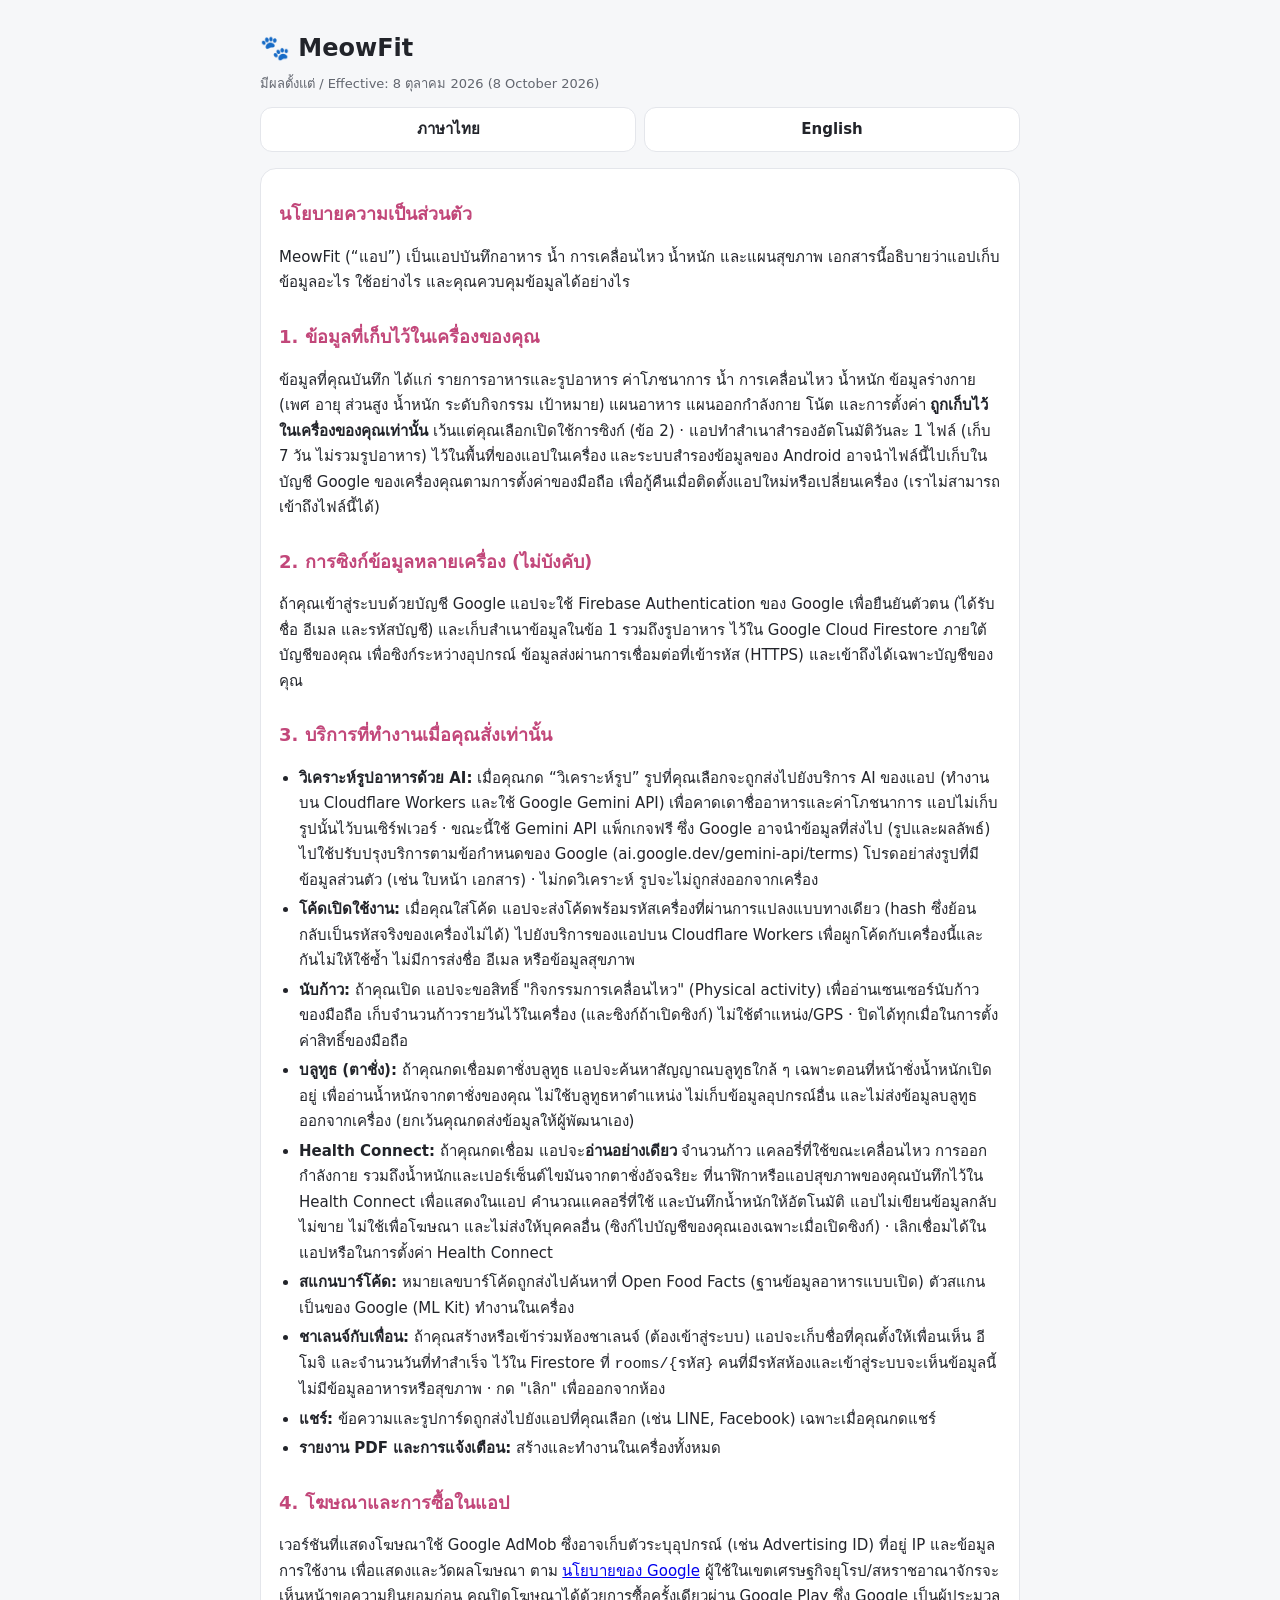
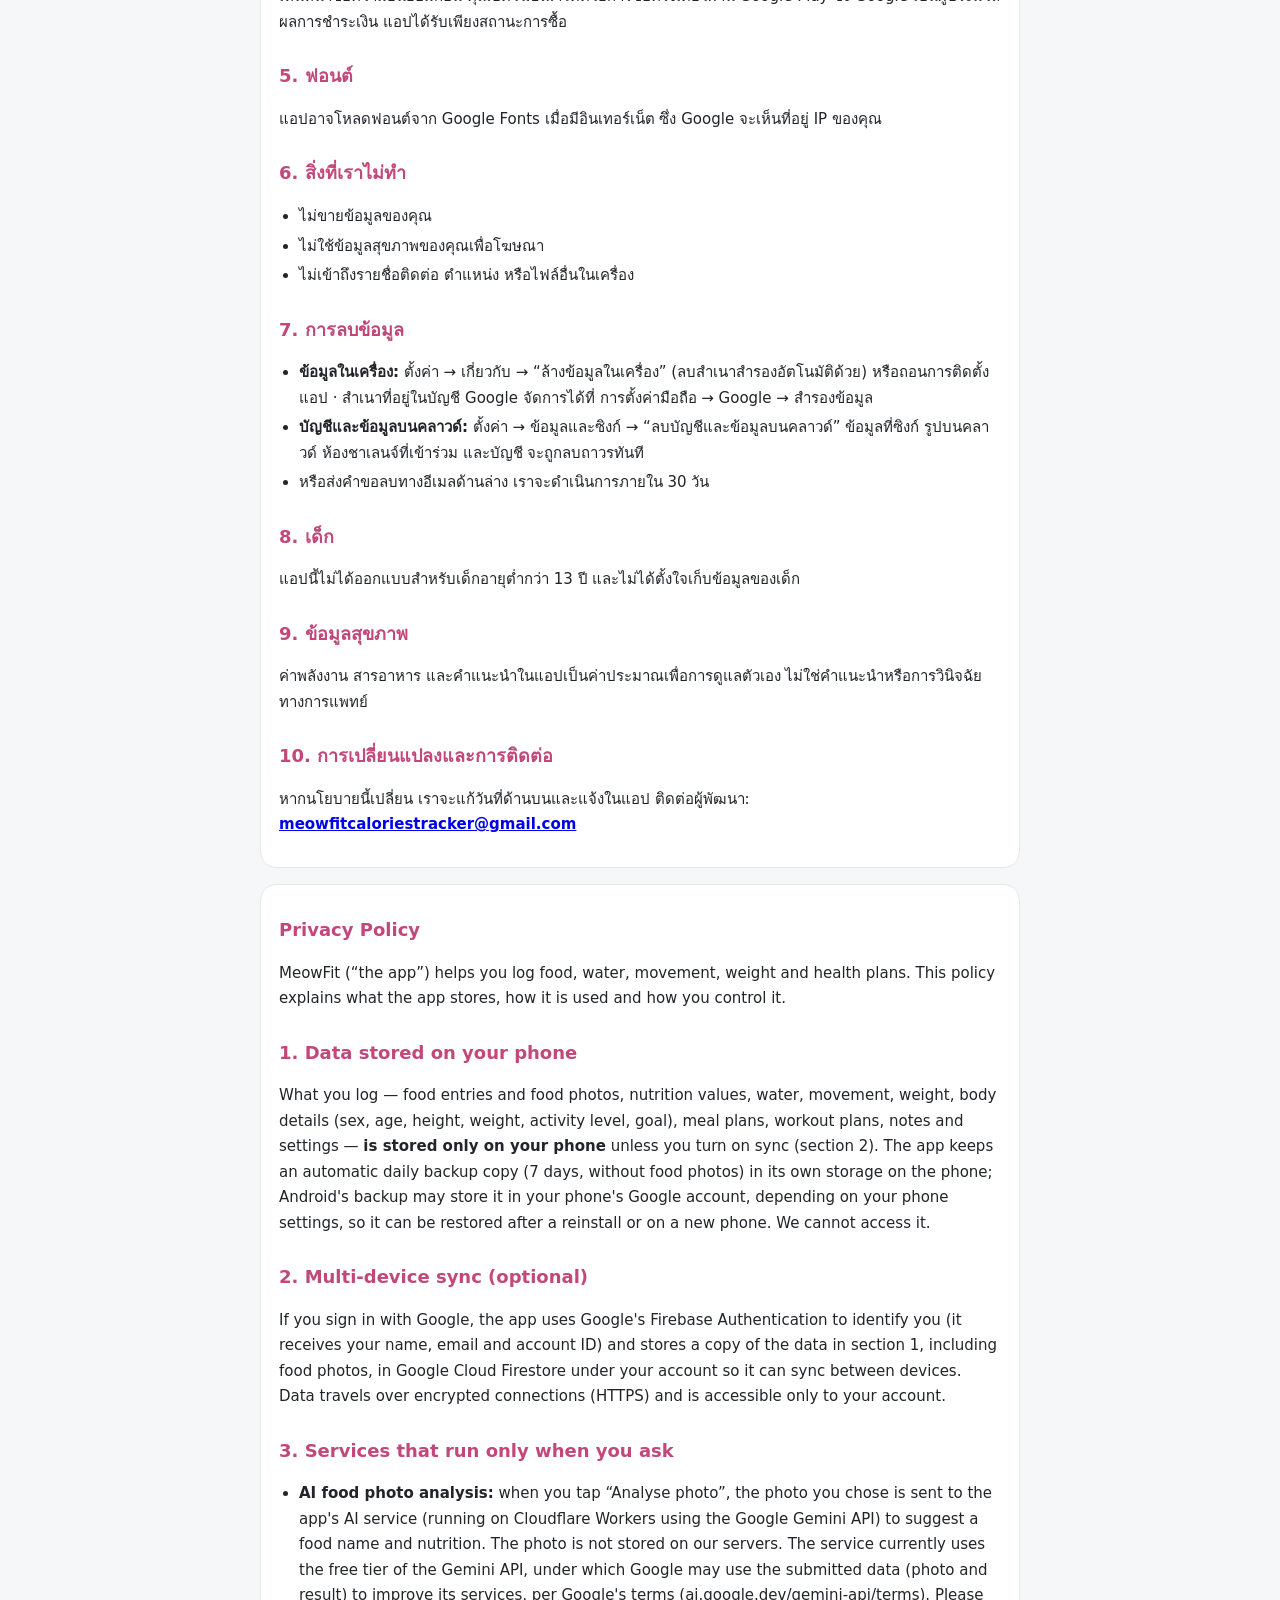
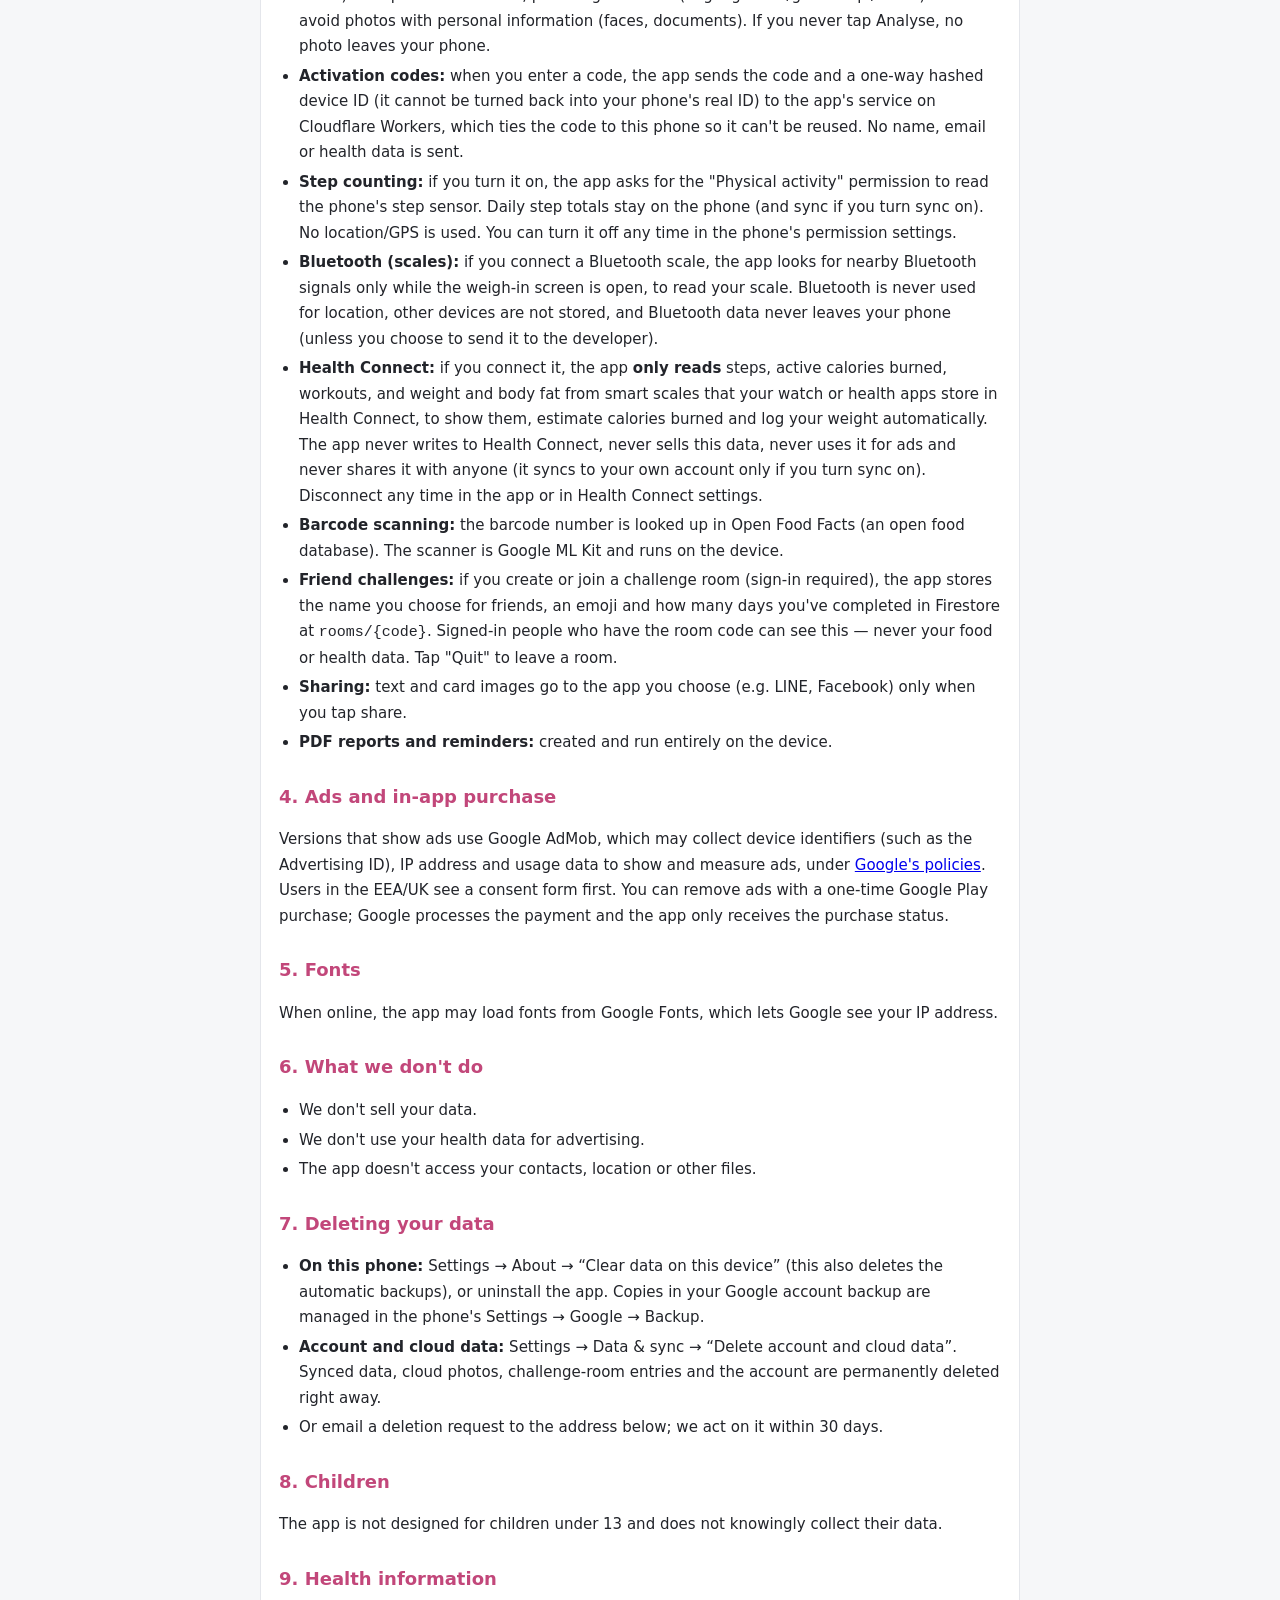
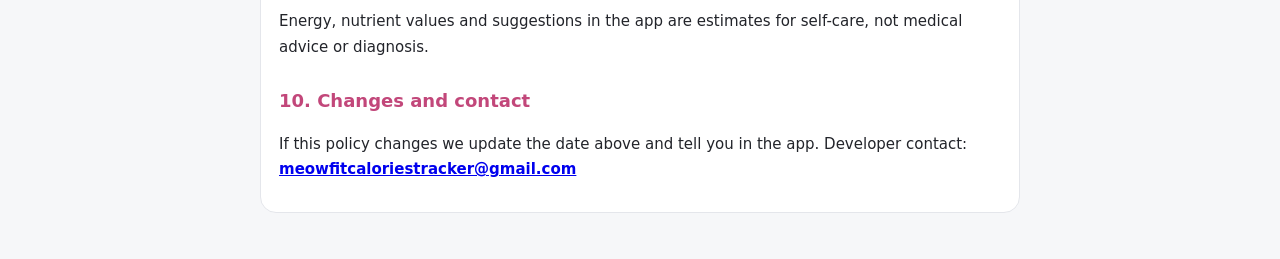
<file: FoodWell_v89_Android_UI_Polish/android/app/src/main/assets/privacy.html>
<!doctype html>
<html lang="th">
<head>
<meta charset="utf-8">
<meta name="viewport" content="width=device-width,initial-scale=1">
<title>MeowFit — นโยบายความเป็นส่วนตัว / Privacy Policy</title>
<style>
 :root{--bg:#f6f7f9;--card:#fff;--text:#22242a;--muted:#62666f;--line:#e4e6eb;--accent:#c2477a}
 @media (prefers-color-scheme:dark){:root{--bg:#15161a;--card:#1e2026;--text:#eceef2;--muted:#a3a7b0;--line:#30333b;--accent:#f0a3c1}}
 body{margin:0;background:var(--bg);color:var(--text);font:15px/1.7 "Noto Sans Thai",system-ui,sans-serif}
 main{max-width:760px;margin:0 auto;padding:20px 16px 48px}
 h1{font-size:24px;margin:8px 0 4px}h2{font-size:18px;margin:26px 0 6px;color:var(--accent)}
 .meta{color:var(--muted);font-size:13px}.card{background:var(--card);border:1px solid var(--line);border-radius:16px;padding:4px 18px 14px;margin-top:16px}
 nav{display:flex;gap:8px;margin-top:12px}nav a{flex:1;text-align:center;padding:9px;border-radius:12px;border:1px solid var(--line);background:var(--card);color:var(--text);text-decoration:none;font-weight:700}
 ul{padding-left:20px}li{margin:4px 0}table{width:100%;border-collapse:collapse;font-size:14px}td,th{border-top:1px solid var(--line);padding:8px 6px;text-align:left;vertical-align:top}th{color:var(--muted);font-weight:600}
</style>
</head>
<body>
<main>
<h1>🐾 MeowFit</h1>
<div class="meta">มีผลตั้งแต่ / Effective: 8 ตุลาคม 2026 (8 October 2026)</div>
<nav><a href="#th">ภาษาไทย</a><a href="#en">English</a></nav>

<section class="card" id="th">
<h2>นโยบายความเป็นส่วนตัว</h2>
<p>MeowFit (“แอป”) เป็นแอปบันทึกอาหาร น้ำ การเคลื่อนไหว น้ำหนัก และแผนสุขภาพ เอกสารนี้อธิบายว่าแอปเก็บข้อมูลอะไร ใช้อย่างไร และคุณควบคุมข้อมูลได้อย่างไร</p>

<h2>1. ข้อมูลที่เก็บไว้ในเครื่องของคุณ</h2>
<p>ข้อมูลที่คุณบันทึก ได้แก่ รายการอาหารและรูปอาหาร ค่าโภชนาการ น้ำ การเคลื่อนไหว น้ำหนัก ข้อมูลร่างกาย (เพศ อายุ ส่วนสูง น้ำหนัก ระดับกิจกรรม เป้าหมาย) แผนอาหาร แผนออกกำลังกาย โน้ต และการตั้งค่า <b>ถูกเก็บไว้ในเครื่องของคุณเท่านั้น</b> เว้นแต่คุณเลือกเปิดใช้การซิงก์ (ข้อ 2) · แอปทำสำเนาสำรองอัตโนมัติวันละ 1 ไฟล์ (เก็บ 7 วัน ไม่รวมรูปอาหาร) ไว้ในพื้นที่ของแอปในเครื่อง และระบบสำรองข้อมูลของ Android อาจนำไฟล์นี้ไปเก็บในบัญชี Google ของเครื่องคุณตามการตั้งค่าของมือถือ เพื่อกู้คืนเมื่อติดตั้งแอปใหม่หรือเปลี่ยนเครื่อง (เราไม่สามารถเข้าถึงไฟล์นี้ได้)</p>

<h2>2. การซิงก์ข้อมูลหลายเครื่อง (ไม่บังคับ)</h2>
<p>ถ้าคุณเข้าสู่ระบบด้วยบัญชี Google แอปจะใช้ Firebase Authentication ของ Google เพื่อยืนยันตัวตน (ได้รับชื่อ อีเมล และรหัสบัญชี) และเก็บสำเนาข้อมูลในข้อ 1 รวมถึงรูปอาหาร ไว้ใน Google Cloud Firestore ภายใต้บัญชีของคุณ เพื่อซิงก์ระหว่างอุปกรณ์ ข้อมูลส่งผ่านการเชื่อมต่อที่เข้ารหัส (HTTPS) และเข้าถึงได้เฉพาะบัญชีของคุณ</p>

<h2>3. บริการที่ทำงานเมื่อคุณสั่งเท่านั้น</h2>
<ul>
 <li><b>วิเคราะห์รูปอาหารด้วย AI:</b> เมื่อคุณกด “วิเคราะห์รูป” รูปที่คุณเลือกจะถูกส่งไปยังบริการ AI ของแอป (ทำงานบน Cloudflare Workers และใช้ Google Gemini API) เพื่อคาดเดาชื่ออาหารและค่าโภชนาการ แอปไม่เก็บรูปนั้นไว้บนเซิร์ฟเวอร์ · ขณะนี้ใช้ Gemini API แพ็กเกจฟรี ซึ่ง Google อาจนำข้อมูลที่ส่งไป (รูปและผลลัพธ์) ไปใช้ปรับปรุงบริการตามข้อกำหนดของ Google (ai.google.dev/gemini-api/terms) โปรดอย่าส่งรูปที่มีข้อมูลส่วนตัว (เช่น ใบหน้า เอกสาร) · ไม่กดวิเคราะห์ รูปจะไม่ถูกส่งออกจากเครื่อง</li>
 <li><b>โค้ดเปิดใช้งาน:</b> เมื่อคุณใส่โค้ด แอปจะส่งโค้ดพร้อมรหัสเครื่องที่ผ่านการแปลงแบบทางเดียว (hash ซึ่งย้อนกลับเป็นรหัสจริงของเครื่องไม่ได้) ไปยังบริการของแอปบน Cloudflare Workers เพื่อผูกโค้ดกับเครื่องนี้และกันไม่ให้ใช้ซ้ำ ไม่มีการส่งชื่อ อีเมล หรือข้อมูลสุขภาพ</li>
 <li><b>นับก้าว:</b> ถ้าคุณเปิด แอปจะขอสิทธิ์ "กิจกรรมการเคลื่อนไหว" (Physical activity) เพื่ออ่านเซนเซอร์นับก้าวของมือถือ เก็บจำนวนก้าวรายวันไว้ในเครื่อง (และซิงก์ถ้าเปิดซิงก์) ไม่ใช้ตำแหน่ง/GPS · ปิดได้ทุกเมื่อในการตั้งค่าสิทธิ์ของมือถือ</li>
 <li><b>บลูทูธ (ตาชั่ง):</b> ถ้าคุณกดเชื่อมตาชั่งบลูทูธ แอปจะค้นหาสัญญาณบลูทูธใกล้ ๆ เฉพาะตอนที่หน้าชั่งน้ำหนักเปิดอยู่ เพื่ออ่านน้ำหนักจากตาชั่งของคุณ ไม่ใช้บลูทูธหาตำแหน่ง ไม่เก็บข้อมูลอุปกรณ์อื่น และไม่ส่งข้อมูลบลูทูธออกจากเครื่อง (ยกเว้นคุณกดส่งข้อมูลให้ผู้พัฒนาเอง)</li>
 <li><b>Health Connect:</b> ถ้าคุณกดเชื่อม แอปจะ<b>อ่านอย่างเดียว</b> จำนวนก้าว แคลอรี่ที่ใช้ขณะเคลื่อนไหว การออกกำลังกาย รวมถึงน้ำหนักและเปอร์เซ็นต์ไขมันจากตาชั่งอัจฉริยะ ที่นาฬิกาหรือแอปสุขภาพของคุณบันทึกไว้ใน Health Connect เพื่อแสดงในแอป คำนวณแคลอรี่ที่ใช้ และบันทึกน้ำหนักให้อัตโนมัติ แอปไม่เขียนข้อมูลกลับ ไม่ขาย ไม่ใช้เพื่อโฆษณา และไม่ส่งให้บุคคลอื่น (ซิงก์ไปบัญชีของคุณเองเฉพาะเมื่อเปิดซิงก์) · เลิกเชื่อมได้ในแอปหรือในการตั้งค่า Health Connect</li>
 <li><b>สแกนบาร์โค้ด:</b> หมายเลขบาร์โค้ดถูกส่งไปค้นหาที่ Open Food Facts (ฐานข้อมูลอาหารแบบเปิด) ตัวสแกนเป็นของ Google (ML Kit) ทำงานในเครื่อง</li>
 <li><b>ชาเลนจ์กับเพื่อน:</b> ถ้าคุณสร้างหรือเข้าร่วมห้องชาเลนจ์ (ต้องเข้าสู่ระบบ) แอปจะเก็บชื่อที่คุณตั้งให้เพื่อนเห็น อีโมจิ และจำนวนวันที่ทำสำเร็จ ไว้ใน Firestore ที่ <code>rooms/{รหัส}</code> คนที่มีรหัสห้องและเข้าสู่ระบบจะเห็นข้อมูลนี้ ไม่มีข้อมูลอาหารหรือสุขภาพ · กด "เลิก" เพื่อออกจากห้อง</li>
 <li><b>แชร์:</b> ข้อความและรูปการ์ดถูกส่งไปยังแอปที่คุณเลือก (เช่น LINE, Facebook) เฉพาะเมื่อคุณกดแชร์</li>
 <li><b>รายงาน PDF และการแจ้งเตือน:</b> สร้างและทำงานในเครื่องทั้งหมด</li>
</ul>

<h2>4. โฆษณาและการซื้อในแอป</h2>
<p>เวอร์ชันที่แสดงโฆษณาใช้ Google AdMob ซึ่งอาจเก็บตัวระบุอุปกรณ์ (เช่น Advertising ID) ที่อยู่ IP และข้อมูลการใช้งาน เพื่อแสดงและวัดผลโฆษณา ตาม <a href="https://policies.google.com/technologies/ads">นโยบายของ Google</a> ผู้ใช้ในเขตเศรษฐกิจยุโรป/สหราชอาณาจักรจะเห็นหน้าขอความยินยอมก่อน คุณปิดโฆษณาได้ด้วยการซื้อครั้งเดียวผ่าน Google Play ซึ่ง Google เป็นผู้ประมวลผลการชำระเงิน แอปได้รับเพียงสถานะการซื้อ</p>

<h2>5. ฟอนต์</h2>
<p>แอปอาจโหลดฟอนต์จาก Google Fonts เมื่อมีอินเทอร์เน็ต ซึ่ง Google จะเห็นที่อยู่ IP ของคุณ</p>

<h2>6. สิ่งที่เราไม่ทำ</h2>
<ul><li>ไม่ขายข้อมูลของคุณ</li><li>ไม่ใช้ข้อมูลสุขภาพของคุณเพื่อโฆษณา</li><li>ไม่เข้าถึงรายชื่อติดต่อ ตำแหน่ง หรือไฟล์อื่นในเครื่อง</li></ul>

<h2>7. การลบข้อมูล</h2>
<ul>
 <li><b>ข้อมูลในเครื่อง:</b> ตั้งค่า → เกี่ยวกับ → “ล้างข้อมูลในเครื่อง” (ลบสำเนาสำรองอัตโนมัติด้วย) หรือถอนการติดตั้งแอป · สำเนาที่อยู่ในบัญชี Google จัดการได้ที่ การตั้งค่ามือถือ → Google → สำรองข้อมูล</li>
 <li><b>บัญชีและข้อมูลบนคลาวด์:</b> ตั้งค่า → ข้อมูลและซิงก์ → “ลบบัญชีและข้อมูลบนคลาวด์” ข้อมูลที่ซิงก์ รูปบนคลาวด์ ห้องชาเลนจ์ที่เข้าร่วม และบัญชี จะถูกลบถาวรทันที</li>
 <li>หรือส่งคำขอลบทางอีเมลด้านล่าง เราจะดำเนินการภายใน 30 วัน</li>
</ul>

<h2>8. เด็ก</h2>
<p>แอปนี้ไม่ได้ออกแบบสำหรับเด็กอายุต่ำกว่า 13 ปี และไม่ได้ตั้งใจเก็บข้อมูลของเด็ก</p>

<h2>9. ข้อมูลสุขภาพ</h2>
<p>ค่าพลังงาน สารอาหาร และคำแนะนำในแอปเป็นค่าประมาณเพื่อการดูแลตัวเอง ไม่ใช่คำแนะนำหรือการวินิจฉัยทางการแพทย์</p>

<h2>10. การเปลี่ยนแปลงและการติดต่อ</h2>
<p>หากนโยบายนี้เปลี่ยน เราจะแก้วันที่ด้านบนและแจ้งในแอป ติดต่อผู้พัฒนา: <b><a href="mailto:meowfitcaloriestracker@gmail.com">meowfitcaloriestracker@gmail.com</a></b></p>
</section>

<section class="card" id="en">
<h2>Privacy Policy</h2>
<p>MeowFit (“the app”) helps you log food, water, movement, weight and health plans. This policy explains what the app stores, how it is used and how you control it.</p>

<h2>1. Data stored on your phone</h2>
<p>What you log — food entries and food photos, nutrition values, water, movement, weight, body details (sex, age, height, weight, activity level, goal), meal plans, workout plans, notes and settings — <b>is stored only on your phone</b> unless you turn on sync (section 2). The app keeps an automatic daily backup copy (7 days, without food photos) in its own storage on the phone; Android's backup may store it in your phone's Google account, depending on your phone settings, so it can be restored after a reinstall or on a new phone. We cannot access it.</p>

<h2>2. Multi-device sync (optional)</h2>
<p>If you sign in with Google, the app uses Google's Firebase Authentication to identify you (it receives your name, email and account ID) and stores a copy of the data in section 1, including food photos, in Google Cloud Firestore under your account so it can sync between devices. Data travels over encrypted connections (HTTPS) and is accessible only to your account.</p>

<h2>3. Services that run only when you ask</h2>
<ul>
 <li><b>AI food photo analysis:</b> when you tap “Analyse photo”, the photo you chose is sent to the app's AI service (running on Cloudflare Workers using the Google Gemini API) to suggest a food name and nutrition. The photo is not stored on our servers. The service currently uses the free tier of the Gemini API, under which Google may use the submitted data (photo and result) to improve its services, per Google's terms (ai.google.dev/gemini-api/terms). Please avoid photos with personal information (faces, documents). If you never tap Analyse, no photo leaves your phone.</li>
 <li><b>Activation codes:</b> when you enter a code, the app sends the code and a one-way hashed device ID (it cannot be turned back into your phone's real ID) to the app's service on Cloudflare Workers, which ties the code to this phone so it can't be reused. No name, email or health data is sent.</li>
 <li><b>Step counting:</b> if you turn it on, the app asks for the "Physical activity" permission to read the phone's step sensor. Daily step totals stay on the phone (and sync if you turn sync on). No location/GPS is used. You can turn it off any time in the phone's permission settings.</li>
 <li><b>Bluetooth (scales):</b> if you connect a Bluetooth scale, the app looks for nearby Bluetooth signals only while the weigh-in screen is open, to read your scale. Bluetooth is never used for location, other devices are not stored, and Bluetooth data never leaves your phone (unless you choose to send it to the developer).</li>
 <li><b>Health Connect:</b> if you connect it, the app <b>only reads</b> steps, active calories burned, workouts, and weight and body fat from smart scales that your watch or health apps store in Health Connect, to show them, estimate calories burned and log your weight automatically. The app never writes to Health Connect, never sells this data, never uses it for ads and never shares it with anyone (it syncs to your own account only if you turn sync on). Disconnect any time in the app or in Health Connect settings.</li>
 <li><b>Barcode scanning:</b> the barcode number is looked up in Open Food Facts (an open food database). The scanner is Google ML Kit and runs on the device.</li>
 <li><b>Friend challenges:</b> if you create or join a challenge room (sign-in required), the app stores the name you choose for friends, an emoji and how many days you've completed in Firestore at <code>rooms/{code}</code>. Signed-in people who have the room code can see this — never your food or health data. Tap "Quit" to leave a room.</li>
 <li><b>Sharing:</b> text and card images go to the app you choose (e.g. LINE, Facebook) only when you tap share.</li>
 <li><b>PDF reports and reminders:</b> created and run entirely on the device.</li>
</ul>

<h2>4. Ads and in-app purchase</h2>
<p>Versions that show ads use Google AdMob, which may collect device identifiers (such as the Advertising ID), IP address and usage data to show and measure ads, under <a href="https://policies.google.com/technologies/ads">Google's policies</a>. Users in the EEA/UK see a consent form first. You can remove ads with a one-time Google Play purchase; Google processes the payment and the app only receives the purchase status.</p>

<h2>5. Fonts</h2>
<p>When online, the app may load fonts from Google Fonts, which lets Google see your IP address.</p>

<h2>6. What we don't do</h2>
<ul><li>We don't sell your data.</li><li>We don't use your health data for advertising.</li><li>The app doesn't access your contacts, location or other files.</li></ul>

<h2>7. Deleting your data</h2>
<ul>
 <li><b>On this phone:</b> Settings → About → “Clear data on this device” (this also deletes the automatic backups), or uninstall the app. Copies in your Google account backup are managed in the phone's Settings → Google → Backup.</li>
 <li><b>Account and cloud data:</b> Settings → Data &amp; sync → “Delete account and cloud data”. Synced data, cloud photos, challenge-room entries and the account are permanently deleted right away.</li>
 <li>Or email a deletion request to the address below; we act on it within 30 days.</li>
</ul>

<h2>8. Children</h2>
<p>The app is not designed for children under 13 and does not knowingly collect their data.</p>

<h2>9. Health information</h2>
<p>Energy, nutrient values and suggestions in the app are estimates for self-care, not medical advice or diagnosis.</p>

<h2>10. Changes and contact</h2>
<p>If this policy changes we update the date above and tell you in the app. Developer contact: <b><a href="mailto:meowfitcaloriestracker@gmail.com">meowfitcaloriestracker@gmail.com</a></b></p>
</section>
</main>
</body>
</html>
</file>
<file: style.css>
*{box-sizing:border-box}body{margin:0;font-family:system-ui,-apple-system,sans-serif;background:#f3f8f5;color:#18352b}header{padding:20px 16px;background:#fff;display:flex;justify-content:space-between;align-items:center;border-bottom:1px solid #dcebe4}h1{margin:0;font-size:28px}h2{margin-top:0}.tabs{display:flex;position:sticky;top:0;z-index:3;background:#fff;border-bottom:1px solid #dcebe4}.tab{flex:1;border:0;background:#fff;padding:14px 4px;font-weight:700}.tab.active{color:#25835d;border-bottom:3px solid #56b98a}.page{display:none;max-width:760px;margin:auto;padding:14px}.page.active{display:block}.card{background:#fff;border-radius:18px;padding:16px;margin-bottom:14px;box-shadow:0 3px 14px #18352b10}.grid{display:grid;grid-template-columns:1fr 1fr;gap:10px}label{display:block;font-size:14px;margin:8px 0}input,select,textarea{width:100%;padding:11px;margin-top:5px;border:1px solid #cfe0d8;border-radius:12px;background:#fbfefc;font:inherit}textarea{min-height:70px;resize:vertical}.primary,.quick button,.ghost{border:0;border-radius:12px;padding:12px 16px;font-weight:700;cursor:pointer}.primary{width:100%;background:#55b888;color:#fff;margin-top:10px}.ghost{background:#edf6f1;color:#256b4e}.quick{display:grid;grid-template-columns:repeat(3,1fr);gap:8px;margin:16px 0}.quick button{background:#e3f5eb;color:#246d4f}.waterCount{text-align:center;font-size:38px;font-weight:800;margin:20px}.list{display:grid;gap:9px}.item{border:1px solid #e0ece6;border-radius:14px;padding:11px;display:flex;gap:10px;align-items:center}.item img{width:60px;height:60px;object-fit:cover;border-radius:10px}.item .meta{flex:1}.delete{border:0;background:#fff0f0;color:#a33;border-radius:9px;padding:8px}.upload{background:#f2f8f5;padding:10px;border-radius:12px}small{display:block;margin-top:9px;color:#64766e;line-height:1.4}@media(max-width:520px){.grid{grid-template-columns:1fr}header{align-items:flex-start}.ghost{font-size:12px;padding:9px}}
</file>
